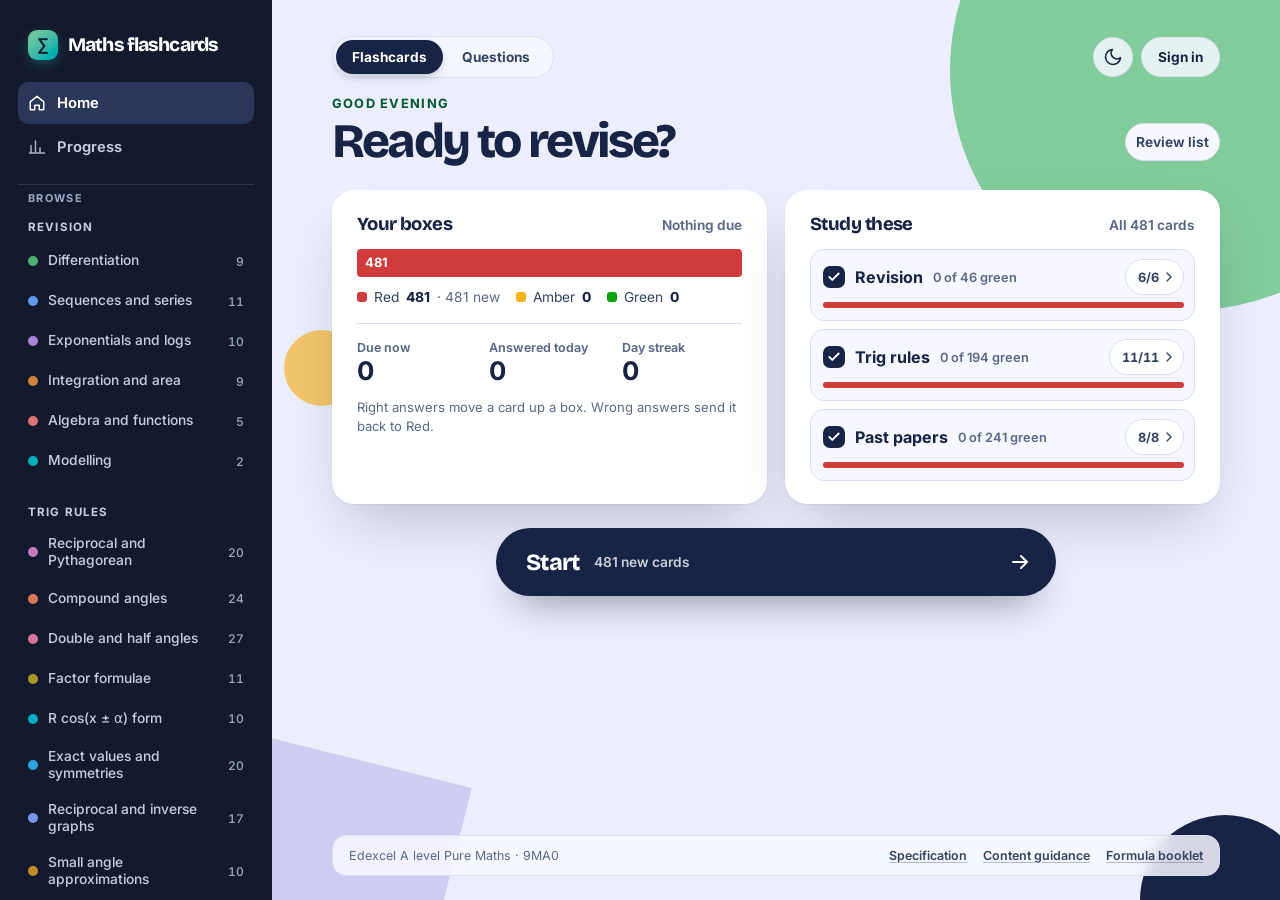
<file: index.html>
<!doctype html>
<html lang="en-GB">
<head>
  <meta charset="utf-8">
  <meta name="viewport" content="width=device-width, initial-scale=1, interactive-widget=resizes-content">
  <meta name="description" content="Flashcards and typed or spoken practice for Edexcel A level Pure Maths, with worked solutions and red, amber and green progress boxes.">
  <meta name="color-scheme" content="light dark">
  <meta name="theme-color" content="#141a2e">
  <title>Maths flashcards · Edexcel A level</title>
  <script>
    try {
      const theme = localStorage.getItem("maths-flashcards.theme");
      if (theme === "light" || theme === "dark") document.documentElement.dataset.theme = theme;
    } catch {}
  </script>
  <link rel="stylesheet" href="./assets/katex/katex.min.css">
  <link rel="stylesheet" href="./styles.css?v=24">
  <script defer src="./assets/katex/katex.min.js"></script>
  <script defer src="./assets/supabase/supabase-2.119.1.js"></script>
  <script type="module" src="./app.js?v=23"></script>
</head>
<body>
  <header class="mobile-header">
    <span class="brand-mark" aria-hidden="true">∑</span>
    <button class="menu-button" id="open-topics" type="button" aria-haspopup="dialog" aria-controls="topics-dialog" aria-expanded="false" aria-label="Open the menu">
      <span class="menu-dot" aria-hidden="true"></span>
      <span class="menu-label" id="menu-label">Home</span>
      <svg viewBox="0 0 24 24" aria-hidden="true"><path d="m6 9 6 6 6-6"/></svg>
    </button>
    <div class="mobile-actions" id="mobile-actions"></div>
  </header>

  <div class="app">
    <aside class="sidebar" id="sidebar" aria-label="Menu">
      <p class="brand"><span class="brand-mark" aria-hidden="true">∑</span>Maths flashcards</p>
      <div class="library" id="library">
        <nav class="view-nav" aria-label="Pages">
          <button class="view-link" data-view="home" type="button">
            <svg viewBox="0 0 24 24" aria-hidden="true"><path d="M3 10.5 12 3l9 7.5V20a1 1 0 0 1-1 1h-5v-6h-6v6H4a1 1 0 0 1-1-1z"/></svg>Home
          </button>
          <button class="view-link" data-view="progress" type="button">
            <svg viewBox="0 0 24 24" aria-hidden="true"><path d="M4 20V10M10 20V4M16 20v-7M22 20H2"/></svg>Progress
          </button>
        </nav>
        <p class="nav-heading">Browse</p>
        <nav class="topic-nav" aria-label="Browse cards by topic">
          <div class="topic-group" data-collection="revision">
            <button class="group-button" data-deck="revision" type="button" aria-pressed="false" aria-label="All revision topics">Revision</button>
            <div class="topic-list" id="revision-topics"></div>
          </div>
          <div class="topic-group" data-collection="trigonometry">
            <button class="group-button" data-deck="trigonometry" type="button" aria-pressed="false" aria-label="All trig rules">Trig rules</button>
            <div class="topic-list" id="trigonometry-topics"></div>
          </div>
          <div class="topic-group" data-collection="papers">
            <button class="group-button" data-deck="papers" type="button" aria-pressed="false" aria-label="All past paper questions">Past papers</button>
            <div class="topic-list" id="papers-topics"></div>
          </div>
        </nav>
        <button class="progress-summary" id="rail-summary" type="button" data-view="progress" aria-label="Your boxes. Open your progress">
          <span class="rail-boxes" id="rail-boxes"></span>
          <span class="rail-legend" id="rail-legend"></span>
        </button>
      </div>
    </aside>

    <main class="study">
      <div class="shapes" aria-hidden="true">
        <div class="shape shape-green"></div>
        <div class="shape shape-lilac"></div>
        <div class="shape shape-gold"></div>
        <div class="shape shape-navy"></div>
      </div>

      <div class="study-layout">
        <div class="study-topline">
          <button class="icon-button exit-study" id="exit-study" type="button" aria-label="Back to home" title="Back to home" hidden>
            <svg viewBox="0 0 24 24" aria-hidden="true"><path d="M18 6 6 18M6 6l12 12"/></svg>
          </button>
          <nav class="study-modes segmented" id="study-modes" aria-label="Study mode">
            <span class="segmented-indicator" aria-hidden="true"></span>
            <button class="mode-button" id="flashcard-mode" type="button" aria-pressed="true">Flashcards</button>
            <button class="mode-button" id="question-mode" type="button" aria-pressed="false">Questions</button>
          </nav>
          <p class="session-chip" id="session-chip" hidden></p>
          <div class="topline-actions" id="topline-actions">
            <button class="icon-button theme-toggle" id="theme-toggle" type="button" aria-label="Switch to dark mode">
              <svg class="icon-moon" viewBox="0 0 24 24" aria-hidden="true"><path d="M21 12.8A9 9 0 1 1 11.2 3a7 7 0 0 0 9.8 9.8z"/></svg>
              <svg class="icon-sun" viewBox="0 0 24 24" aria-hidden="true"><circle cx="12" cy="12" r="4"/><path d="M12 2v2M12 20v2M4.93 4.93l1.41 1.41M17.66 17.66l1.41 1.41M2 12h2M20 12h2M6.34 17.66l-1.41 1.41M19.07 4.93l-1.41 1.41"/></svg>
            </button>
            <button class="account-button" id="account-button" type="button" aria-haspopup="dialog" aria-controls="account-dialog">
              <span class="avatar" id="account-avatar" aria-hidden="true" hidden></span>
              <span id="account-label">Sign in</span>
            </button>
          </div>
        </div>

        <div id="loading" class="notice loading" role="status">
          <span class="skeleton skeleton-label"></span>
          <span class="skeleton skeleton-line"></span>
          <span class="skeleton skeleton-line short"></span>
          <span class="visually-hidden">Loading flashcards…</span>
        </div>

        <section class="home-view" id="home-view" aria-labelledby="home-title" hidden>
          <header class="page-header home-header">
            <p class="position" id="home-greeting">Revision</p>
            <h1 id="home-title">Ready to revise?</h1>
            <button class="quiet-button" id="open-reviews" type="button" aria-haspopup="dialog" aria-controls="reviews-dialog">Review list</button>
          </header>

          <div class="home-grid">
            <section class="home-card boxes-card" aria-labelledby="boxes-title">
              <div class="home-card-head">
                <h2 id="boxes-title">Your boxes</h2>
                <p class="due-note" id="home-due"></p>
              </div>
              <div id="home-boxes"></div>
              <p class="box-explainer">Right answers move a card up a box. Wrong answers send it back to Red.</p>
            </section>

            <section class="home-card groups-card" aria-labelledby="groups-title">
              <div class="home-card-head">
                <h2 id="groups-title">Study these</h2>
                <p class="due-note" id="home-selected"></p>
              </div>
              <ul class="group-picker" id="group-picker"></ul>
            </section>
          </div>

          <div class="start-row">
            <button class="start-button" id="start-session" type="button">
              <span class="start-label">Start</span>
              <span class="start-detail" id="start-detail"></span>
              <svg viewBox="0 0 24 24" aria-hidden="true"><path d="M5 12h14M13 6l6 6-6 6"/></svg>
            </button>
            <p class="last-session" id="last-session" role="status"></p>
          </div>
        </section>

        <section class="progress-view" id="progress-view" aria-labelledby="progress-title" hidden>
          <header class="page-header">
            <p class="position">Progress</p>
            <h1 id="progress-title">How you’re doing</h1>
          </header>
          <div class="dashboard" id="dashboard"></div>
        </section>

        <div class="deck-view" id="deck-view" hidden>
          <header class="study-header">
            <p class="position" id="collection-label">Revision</p>
            <h1 id="deck-title">Differentiation</h1>
          </header>

          <div id="empty" class="notice" hidden>
            <span class="notice-icon" aria-hidden="true">
              <svg viewBox="0 0 24 24"><path d="M20 6 9 17l-5-5"/></svg>
            </span>
            <p id="empty-message"></p>
            <div class="notice-actions">
              <button class="pill pill-primary notice-button" id="return-to-deck" type="button">Study all cards</button>
              <button class="quiet-button notice-button" id="empty-home" type="button" hidden>Back to home</button>
            </div>
          </div>

          <section id="practice" aria-label="Flashcard practice" hidden>
            <p class="box-move" id="box-move" aria-hidden="true"></p>
            <div class="flashcard" id="flashcard" role="button" tabindex="0" aria-pressed="false">
              <span class="swipe-stamp swipe-known" aria-hidden="true">Got it<small id="stamp-known-box"></small></span>
              <span class="swipe-stamp swipe-review" aria-hidden="true">Not yet<small id="stamp-review-box"></small></span>
              <span class="card-top">
                <span class="card-face-label" id="card-face-label">Question</span>
                <span class="box-chip" id="box-chip"><span class="box-dot" aria-hidden="true"></span><span id="box-chip-label">Red</span></span>
              </span>
              <span class="card-content" id="card-content"></span>
              <span class="card-bottom">
                <span class="flip-hint" id="flip-hint"><span class="hint-touch">Tap to flip · swipe to rate</span><span class="hint-keys">Click to flip <kbd>Space</kbd></span></span>
                <span class="reference-label" id="reference-label" hidden></span>
                <span class="pager" id="card-pager" hidden>
                  <button class="pager-prev" type="button" aria-label="Previous part"><svg viewBox="0 0 24 24" aria-hidden="true"><path d="m18 15-6-6-6 6"/></svg></button>
                  <span class="pager-label">1 / 2</span>
                  <button class="pager-next" type="button" aria-label="Next part">More<svg viewBox="0 0 24 24" aria-hidden="true"><path d="m6 9 6 6 6-6"/></svg></button>
                </span>
              </span>
            </div>

            <div class="card-actions" id="flashcard-actions" role="group" aria-label="Flashcard actions">
              <button class="pill pill-review" id="review-card" type="button" aria-keyshortcuts="1">Not yet<kbd aria-hidden="true">1</kbd></button>
              <button class="pill pill-flip" id="flip-card" type="button" aria-pressed="false">Show answer</button>
              <button class="pill pill-known" id="know-card" type="button" aria-keyshortcuts="2">Got it<kbd aria-hidden="true">2</kbd></button>
            </div>

            <div class="question-card" id="question-card" data-face="question" hidden>
              <div class="question-tabs" id="question-tabs" role="group" aria-label="Switch view" hidden>
                <button type="button" data-face="question" id="tab-question" aria-pressed="true">Question</button>
                <button type="button" data-face="answer" id="tab-answer" aria-pressed="false">Your answer</button>
                <button type="button" data-face="result" id="tab-result" aria-pressed="false">Marking</button>
              </div>
              <div class="paper" id="question-prompt" tabindex="-1"></div>
              <div class="answer-panel" id="answer-panel">
                <label class="visually-hidden" for="answer-input">Your answer</label>
                <textarea id="answer-input" rows="5" maxlength="6000" aria-describedby="answer-hint" autocomplete="off" autocapitalize="off" spellcheck="false"></textarea>
                <p class="answer-hint" id="answer-hint"></p>
              </div>
              <div class="result-panel" id="question-result" tabindex="-1"></div>
              <div class="pager question-pager" id="question-pager" hidden>
                <button class="pager-prev" type="button" aria-label="Previous part"><svg viewBox="0 0 24 24" aria-hidden="true"><path d="m18 15-6-6-6 6"/></svg></button>
                <span class="pager-label">1 / 2</span>
                <button class="pager-next" type="button" aria-label="Next part">More<svg viewBox="0 0 24 24" aria-hidden="true"><path d="m6 9 6 6 6-6"/></svg></button>
              </div>
              <div class="answer-bar" id="answer-bar">
                <p class="answer-status" id="question-feedback" role="status" tabindex="-1"></p>
                <div class="answer-actions">
                  <button class="speak-button" id="speak-answer" type="button">
                    <span class="speak-icon" aria-hidden="true"><svg viewBox="0 0 24 24"><rect x="9" y="3" width="6" height="11" rx="3"/><path d="M5 11a7 7 0 0 0 14 0M12 18v3"/></svg></span>
                    <span class="speak-label" id="speak-label">Say your answer</span>
                  </button>
                  <button class="type-button" id="type-answer" type="button" aria-label="Type your answer">
                    <svg viewBox="0 0 24 24" aria-hidden="true"><rect x="2.5" y="6" width="19" height="12" rx="2.5"/><path d="M6.5 10h.01M10 10h.01M13.5 10h.01M17 10h.01M8 14h8"/></svg>
                    <span class="type-label">Type</span>
                  </button>
                  <button class="pill pill-primary mark-button" id="mark-answer" type="button">Mark my answer</button>
                </div>
                <div class="self-mark" id="self-mark" hidden>
                  <button class="pill pill-review" id="self-wrong" type="button">Not quite</button>
                  <button class="pill pill-known" id="self-right" type="button">I got it right</button>
                </div>
                <div class="answer-secondary" id="answer-secondary">
                  <button class="quiet-button" id="sign-in-to-mark" type="button" aria-label="Sign in for AI marking" aria-haspopup="dialog" aria-controls="account-dialog">Sign in for AI</button>
                  <button class="quiet-button" id="reveal-question" type="button">Show answer</button>
                </div>
              </div>
              <button class="quiet-button question-report" id="report-question" type="button">Too hard</button>
            </div>

            <div class="card-navigation" role="group" aria-label="Practice navigation">
              <button class="nav-button" id="previous" type="button" aria-label="Previous card">
                <svg viewBox="0 0 24 24" aria-hidden="true"><path d="m15 18-6-6 6-6"/></svg>
              </button>
              <div class="deck-progress" aria-hidden="true">
                <span class="deck-progress-track"><span class="deck-progress-fill" id="deck-progress-fill"></span></span>
                <span class="deck-progress-text" id="position-label"></span>
              </div>
              <button class="nav-button" id="shuffle" type="button" aria-label="Shuffle cards" title="Shuffle">
                <svg viewBox="0 0 24 24" aria-hidden="true"><path d="M16 3h5v5M4 20 21 3M21 16v5h-5M15 15l6 6M4 4l5 5"/></svg>
              </button>
              <button class="nav-button" id="report-flashcard" type="button">Too hard</button>
              <button class="nav-button nav-next" id="next" type="button">
                <span id="next-label">Next</span>
                <svg viewBox="0 0 24 24" aria-hidden="true"><path d="m9 18 6-6-6-6"/></svg>
              </button>
            </div>
          </section>
        </div>

        <footer class="sources">
          <span>Edexcel A level Pure Maths · 9MA0</span>
          <div class="source-links">
            <a href="https://qualifications.pearson.com/content/dam/pdf/A%20Level/Mathematics/2017/specification-and-sample-assesment/a-level-l3-mathematics-specification-issue4.pdf">Specification</a>
            <a href="https://qualifications.pearson.com/content/dam/pdf/A%20Level/Mathematics/2017/specification-and-sample-assesment/pearson-edexcel-l3-advanced-gce-mathematics-9ma0-enhanced-content-guidance-issue-2.pdf">Content guidance</a>
            <a href="https://qualifications.pearson.com/content/dam/pdf/A%20Level/Mathematics/2017/specification-and-sample-assesment/pearson-edexcel-a-level-gce-in-mathematics-formulae-book.pdf">Formula booklet</a>
          </div>
        </footer>
        <p class="visually-hidden" id="announcer" role="status"></p>
        <noscript><p class="notice">Enable JavaScript to use the flashcards.</p></noscript>
      </div>
    </main>
  </div>

  <div class="toast" id="toast" role="status" aria-live="polite"></div>

  <dialog class="account-dialog reviews-dialog" id="reviews-dialog" aria-labelledby="reviews-title">
    <header class="dialog-header">
      <h2 id="reviews-title">Review list</h2>
      <button class="icon-button" id="close-reviews" type="button" aria-label="Close review list">
        <svg viewBox="0 0 24 24" aria-hidden="true"><path d="M18 6 6 18M6 6l12 12"/></svg>
      </button>
    </header>
    <p class="review-help" id="review-status" role="status"></p>
    <section id="review-item" hidden>
      <h3 id="review-source"></h3>
      <p id="review-preview" class="review-preview"></p>
      <div class="review-actions">
        <button class="pill pill-primary" id="copy-review" type="button">Copy for Codex</button>
        <button class="quiet-button" id="restore-question" type="button">Restore question</button>
      </div>
      <div class="pager" id="review-pager" aria-label="Browse reported cards">
        <button id="review-previous" class="pager-prev" type="button" aria-label="Previous report">‹</button>
        <span id="review-page" class="pager-label"></span>
        <button id="review-next" class="pager-next" type="button" aria-label="Next report">Next</button>
      </div>
      <textarea id="review-prompt" readonly aria-label="Review request for Codex" hidden></textarea>
    </section>
  </dialog>

  <dialog class="topics-dialog" id="topics-dialog" aria-labelledby="topics-title">
    <header class="drawer-header">
      <p class="brand" id="topics-title"><span class="brand-mark" aria-hidden="true">∑</span>Maths flashcards</p>
      <button class="icon-button on-dark" id="close-topics" type="button" aria-label="Close menu">
        <svg viewBox="0 0 24 24" aria-hidden="true"><path d="M18 6 6 18M6 6l12 12"/></svg>
      </button>
    </header>
    <div id="mobile-library"></div>
    <footer class="drawer-sources">
      <span>Edexcel A level Pure Maths · 9MA0</span>
      <a href="https://qualifications.pearson.com/content/dam/pdf/A%20Level/Mathematics/2017/specification-and-sample-assesment/a-level-l3-mathematics-specification-issue4.pdf">Specification</a>
      <a href="https://qualifications.pearson.com/content/dam/pdf/A%20Level/Mathematics/2017/specification-and-sample-assesment/pearson-edexcel-l3-advanced-gce-mathematics-9ma0-enhanced-content-guidance-issue-2.pdf">Content guidance</a>
      <a href="https://qualifications.pearson.com/content/dam/pdf/A%20Level/Mathematics/2017/specification-and-sample-assesment/pearson-edexcel-a-level-gce-in-mathematics-formulae-book.pdf">Formula booklet</a>
    </footer>
  </dialog>

  <dialog class="account-dialog picker-dialog" id="topic-picker" aria-labelledby="picker-title">
    <div class="dialog-header">
      <h2 id="picker-title">Topics</h2>
      <button class="icon-button" id="picker-close" type="button" aria-label="Close">
        <svg viewBox="0 0 24 24" aria-hidden="true"><path d="M18 6 6 18M6 6l12 12"/></svg>
      </button>
    </div>
    <p class="dialog-intro" id="picker-intro">Choose which topics come up when you press Start.</p>
    <div class="picker-tools">
      <button class="text-button" id="picker-all" type="button">Select all</button>
      <button class="text-button" id="picker-none" type="button">Clear</button>
    </div>
    <ul class="picker-list" id="picker-list"></ul>
    <button class="pill pill-primary picker-done" id="picker-done" type="button">Done</button>
  </dialog>

  <dialog class="account-dialog" id="account-dialog" aria-labelledby="account-title" aria-describedby="account-intro">
    <div class="dialog-header">
      <h2 id="account-title">Sign in</h2>
      <button class="icon-button" id="account-close" type="button" aria-label="Close">
        <svg viewBox="0 0 24 24" aria-hidden="true"><path d="M18 6 6 18M6 6l12 12"/></svg>
      </button>
    </div>
    <p class="dialog-intro" id="account-intro">Sync your progress across your devices.</p>

    <div class="auth-tabs segmented" id="auth-tabs" data-active="signin">
      <span class="segmented-indicator" aria-hidden="true"></span>
      <button type="button" id="tab-signin" aria-pressed="true">Sign in</button>
      <button type="button" id="tab-signup" aria-pressed="false">Create account</button>
    </div>

    <div class="google-option" id="google-option" hidden>
      <button class="google-button" id="google-sign-in" type="button">
        <svg class="google-logo" viewBox="0 0 48 48" aria-hidden="true"><path fill="#FFC107" d="M43.6 20.5H42V20H24v8h11.3C33.7 32.7 29.2 36 24 36c-6.6 0-12-5.4-12-12s5.4-12 12-12c3.1 0 5.8 1.2 7.9 3.1l5.7-5.7C34 6.1 29.3 4 24 4 13 4 4 13 4 24s9 20 20 20 20-9 20-20c0-1.3-.1-2.4-.4-3.5z"/><path fill="#FF3D00" d="m6.3 14.7 6.6 4.8C14.7 15.1 19 12 24 12c3.1 0 5.8 1.2 7.9 3.1l5.7-5.7C34 6.1 29.3 4 24 4 16.3 4 9.7 8.3 6.3 14.7z"/><path fill="#4CAF50" d="M24 44c5.2 0 9.9-2 13.4-5.2l-6.2-5.2C29.2 35.1 26.7 36 24 36c-5.2 0-9.6-3.3-11.3-7.9l-6.5 5C9.5 39.6 16.2 44 24 44z"/><path fill="#1976D2" d="M43.6 20.5H42V20H24v8h11.3c-.8 2.2-2.2 4.2-4.1 5.6l6.2 5.2C37 39.2 44 34 44 24c0-1.3-.1-2.4-.4-3.5z"/></svg>
        Continue with Google
      </button>
      <p class="auth-divider"><span>or use email</span></p>
    </div>

    <form class="auth-form" id="sign-in-form">
      <div class="field" id="email-field">
        <label for="account-email">Email</label>
        <input id="account-email" name="email" type="email" required autocomplete="email" inputmode="email" autocapitalize="off" spellcheck="false" placeholder="you@example.com">
      </div>
      <div class="field" id="password-field">
        <div class="field-label-row">
          <label for="account-password">Password</label>
          <button class="text-button" id="forgot-password" type="button">Forgot password?</button>
        </div>
        <div class="password-wrap">
          <input id="account-password" name="password" type="password" required autocomplete="current-password">
          <button class="reveal-password" id="reveal-password" type="button" aria-label="Show password" aria-pressed="false">
            <svg class="icon-eye" viewBox="0 0 24 24" aria-hidden="true"><path d="M2 12s3.5-7 10-7 10 7 10 7-3.5 7-10 7S2 12 2 12z"/><circle cx="12" cy="12" r="3"/></svg>
            <svg class="icon-eye-off" viewBox="0 0 24 24" aria-hidden="true"><path d="M17.94 17.94A10.07 10.07 0 0 1 12 20c-7 0-10-8-10-8a18.45 18.45 0 0 1 5.06-5.94M9.9 4.24A9.12 9.12 0 0 1 12 4c7 0 10 8 10 8a18.5 18.5 0 0 1-2.16 3.19M14.12 14.12a3 3 0 1 1-4.24-4.24M1 1l22 22"/></svg>
          </button>
        </div>
        <p class="field-hint" id="password-hint">At least 8 characters.</p>
      </div>
      <p class="form-message" id="account-message" role="alert"></p>
      <button class="pill pill-primary submit-button" id="sign-in-submit" type="submit">
        <span id="submit-label">Sign in</span><span class="spinner" aria-hidden="true"></span>
      </button>
      <button class="text-button back-button" id="back-to-sign-in" type="button" hidden>Back to sign in</button>
    </form>

    <div class="check-email" id="check-email" hidden>
      <span class="check-email-icon" aria-hidden="true">
        <svg viewBox="0 0 24 24"><rect x="2" y="4" width="20" height="16" rx="2"/><path d="m22 7-10 6L2 7"/></svg>
      </span>
      <p id="check-email-text"></p>
      <button class="quiet-button" id="check-email-back" type="button">Back to sign in</button>
    </div>

    <div class="signed-in-panel" id="signed-in-panel" hidden>
      <div class="account-card">
        <span class="avatar avatar-large" id="account-avatar-large" aria-hidden="true"></span>
        <div class="account-details">
          <p class="account-email" id="account-email-label"></p>
          <p class="sync-status" id="sync-status" role="status"></p>
        </div>
      </div>
      <button class="quiet-button sign-out" id="sign-out" type="button">
        <svg viewBox="0 0 24 24" aria-hidden="true"><path d="M9 21H5a2 2 0 0 1-2-2V5a2 2 0 0 1 2-2h4M16 17l5-5-5-5M21 12H9"/></svg>Sign out
      </button>
    </div>

    <p class="dialog-footnote" id="guest-note">No account? You can keep studying — your progress is saved in this browser.</p>
  </dialog>
</body>
</html>
</file>
<file: styles.css>
@font-face {
  font-family: "Inter";
  src: url("./assets/fonts/inter.woff2") format("woff2");
  font-style: normal;
  font-weight: 100 900;
  font-display: swap;
}

@font-face {
  font-family: "Bricolage Grotesque";
  src: url("./assets/fonts/bricolage-grotesque.woff2") format("woff2");
  font-style: normal;
  font-weight: 200 800;
  font-display: swap;
}

@property --mastery {
  syntax: "<number>";
  inherits: true;
  initial-value: 0;
}

/* ---------- Tokens ---------- */

:root {
  color-scheme: light;
  --bg: #eceefe;
  --surface: #ffffff;
  --surface-2: #f7f8ff;
  --surface-3: #edf0fd;
  --surface-glass: #f7f8ffd9;
  --ink: #172445;
  --ink-2: #324364;
  --muted: #5a6a88;
  --line: #d9def2;
  --line-strong: #b9c0dc;
  --primary: #172445;
  --primary-hover: #263958;
  --on-primary: #ffffff;
  --focus: #5f74df;
  --accent-ink: oklch(0.42 0.1 155);
  --green-bg: #ddf5e7;
  --green-bg-hover: #ccefdc;
  --green-line: #bfe2cf;
  --green-fg: #1a603f;
  --amber-bg: #fff1dc;
  --amber-bg-hover: #ffe8c2;
  --amber-line: #efd9b0;
  --amber-fg: #81511b;
  --danger: #a3324a;
  --rail: #141a2e;
  --rail-hover: #222a47;
  --rail-active: #2b3658;
  --rail-text: #c3cbe0;
  --rail-muted: #9ba6c1;
  --rail-line: #2a3352;
  --gold: #f3c56b;
  --shape-green: oklch(0.78 0.1 155);
  --shape-lilac: oklch(0.86 0.05 285);
  --shape-gold: #f3c56b;
  --shape-navy: #172445;
  --shape-opacity: 1;
  --card-border: transparent;
  --card-shadow: 0 1px 2px #141a2e10, 0 28px 60px -18px #141a2e40;
  --card-shadow-hover: 0 1px 2px #141a2e10, 0 34px 70px -18px #141a2e52;
  --pop-shadow: 0 30px 80px -12px #141a2e66;
  --backdrop: #141a2e8c;
  --heading: "Bricolage Grotesque", "Inter", sans-serif;
  --ease-out: cubic-bezier(0.22, 1, 0.36, 1);
  --ease-spring: cubic-bezier(0.34, 1.56, 0.64, 1);
  --ease-in-out: cubic-bezier(0.65, 0, 0.35, 1);
  /* Box colours are status steps (good, warning, critical). Their names always appear next to them. */
  --box-red: #d03b3b;
  --box-amber: #fab219;
  --box-green: #0ca30c;
  --on-box-red: #ffffff;
  --on-box-amber: #0b0b0b;
  --on-box-green: #ffffff;
  --series-1: #2a78d6;
  font-family: "Inter", system-ui, sans-serif;
  color: var(--ink);
  background: var(--bg);
}

@media (prefers-color-scheme: dark) {
  :root:not([data-theme="light"]) {
    color-scheme: dark;
    --bg: #0c1120;
    --surface: #151c31;
    --surface-2: #1a2240;
    --surface-3: #212a4b;
    --surface-glass: #151c31d9;
    --ink: #e7eaf6;
    --ink-2: #c4cbe2;
    --muted: #919cbc;
    --line: #29324f;
    --line-strong: #3a4570;
    --primary: #e7eaf6;
    --primary-hover: #ffffff;
    --on-primary: #121829;
    --focus: #8b9cf5;
    --accent-ink: oklch(0.82 0.11 155);
    --green-bg: #163526;
    --green-bg-hover: #1b4230;
    --green-line: #275a40;
    --green-fg: #8fe0b2;
    --amber-bg: #362814;
    --amber-bg-hover: #44321a;
    --amber-line: #5e4421;
    --amber-fg: #f5c98a;
    --danger: #ff8fa3;
    --rail: #090d19;
    --rail-hover: #151b31;
    --rail-active: #1d2543;
    --rail-line: #1d2440;
    --shape-green: oklch(0.45 0.09 155);
    --shape-lilac: oklch(0.38 0.07 285);
    --shape-gold: oklch(0.62 0.11 80);
    --shape-navy: #26305a;
    --shape-opacity: 0.45;
    --card-border: #ffffff0f;
    --card-shadow: 0 1px 0 #ffffff08 inset, 0 28px 60px -18px #000000a6;
    --card-shadow-hover: 0 1px 0 #ffffff08 inset, 0 34px 70px -18px #000000c0;
    --pop-shadow: 0 30px 80px -12px #000000cc;
    --backdrop: #03050bc2;
    --series-1: #3987e5;
  }
}

:root[data-theme="dark"] {
  color-scheme: dark;
  --bg: #0c1120;
  --surface: #151c31;
  --surface-2: #1a2240;
  --surface-3: #212a4b;
  --surface-glass: #151c31d9;
  --ink: #e7eaf6;
  --ink-2: #c4cbe2;
  --muted: #919cbc;
  --line: #29324f;
  --line-strong: #3a4570;
  --primary: #e7eaf6;
  --primary-hover: #ffffff;
  --on-primary: #121829;
  --focus: #8b9cf5;
  --accent-ink: oklch(0.82 0.11 155);
  --green-bg: #163526;
  --green-bg-hover: #1b4230;
  --green-line: #275a40;
  --green-fg: #8fe0b2;
  --amber-bg: #362814;
  --amber-bg-hover: #44321a;
  --amber-line: #5e4421;
  --amber-fg: #f5c98a;
  --danger: #ff8fa3;
  --rail: #090d19;
  --rail-hover: #151b31;
  --rail-active: #1d2543;
  --rail-line: #1d2440;
  --shape-green: oklch(0.45 0.09 155);
  --shape-lilac: oklch(0.38 0.07 285);
  --shape-gold: oklch(0.62 0.11 80);
  --shape-navy: #26305a;
  --shape-opacity: 0.45;
  --card-border: #ffffff0f;
  --card-shadow: 0 1px 0 #ffffff08 inset, 0 28px 60px -18px #000000a6;
  --card-shadow-hover: 0 1px 0 #ffffff08 inset, 0 34px 70px -18px #000000c0;
  --pop-shadow: 0 30px 80px -12px #000000cc;
  --backdrop: #03050bc2;
  --series-1: #3987e5;
}

/* ---------- Base ---------- */

* { box-sizing: border-box; }
html {
  background: var(--bg);
  overscroll-behavior-y: none;
  -webkit-text-size-adjust: 100%;
}
body {
  margin: 0;
  min-height: 100svh;
  background: var(--bg);
  overscroll-behavior-y: none;
  -webkit-font-smoothing: antialiased;
  -moz-osx-font-smoothing: grayscale;
}
p, h1, h2 { margin: 0; }
button, input, select { font: inherit; color: inherit; }
button { cursor: pointer; -webkit-tap-highlight-color: transparent; touch-action: manipulation; }
button:disabled { cursor: default; }
svg { flex: none; }
kbd {
  display: inline-grid;
  place-items: center;
  min-width: 1.6em;
  height: 1.6em;
  padding: 0 0.4em;
  border: 1px solid currentColor;
  border-radius: 5px;
  font: 650 0.72em/1 "Inter", system-ui, sans-serif;
  opacity: 0.55;
}

:focus { outline: none; }
:focus-visible {
  outline: 3px solid var(--focus);
  outline-offset: 3px;
}
[hidden] { display: none !important; }

.visually-hidden {
  position: absolute;
  width: 1px;
  height: 1px;
  overflow: hidden;
  clip-path: inset(50%);
  white-space: nowrap;
}

svg[viewBox="0 0 24 24"] {
  width: 20px;
  height: 20px;
  fill: none;
  stroke: currentColor;
  stroke-width: 2;
  stroke-linecap: round;
  stroke-linejoin: round;
}

/* Shared press feedback for every button */
button {
  transition:
    transform 0.2s var(--ease-out),
    background-color 0.2s ease,
    border-color 0.2s ease,
    color 0.2s ease,
    box-shadow 0.25s ease,
    opacity 0.2s ease;
}
button:active:not(:disabled, [aria-disabled="true"]) { transform: scale(0.96); }

/* ---------- Layout ---------- */

.app {
  display: grid;
  grid-template-columns: 272px minmax(0, 1fr);
  min-height: 100svh;
}

.sidebar {
  position: sticky;
  top: 0;
  display: flex;
  flex-direction: column;
  gap: 22px;
  height: 100svh;
  overflow-y: auto;
  overscroll-behavior: contain;
  padding: 30px 18px 22px;
  background: var(--rail);
  color: white;
  scrollbar-width: thin;
  scrollbar-color: #3a4570 transparent;
}

.brand {
  display: flex;
  align-items: center;
  gap: 10px;
  padding-inline: 10px;
  font: 770 1.2rem/1.08 var(--heading);
  letter-spacing: -0.045em;
  white-space: nowrap;
}
.brand-mark {
  display: grid;
  place-items: center;
  width: 30px;
  height: 30px;
  border-radius: 9px;
  background: linear-gradient(140deg, oklch(0.78 0.11 155), oklch(0.66 0.13 200));
  color: #0e1a2e;
  font-size: 1.05rem;
  letter-spacing: 0;
  box-shadow: 0 4px 14px -4px oklch(0.7 0.13 170 / 0.6);
}

.library {
  display: flex;
  flex: 1;
  flex-direction: column;
  gap: 16px;
}

.topic-nav { display: grid; gap: 18px; }
.topic-list { display: grid; gap: 2px; }
.group-button {
  display: block;
  min-height: 27px;
  margin-bottom: 2px;
  padding: 2px 10px;
  border: 0;
  border-radius: 6px;
  background: transparent;
  color: var(--rail-muted);
  font-size: 0.72rem;
  font-weight: 720;
  letter-spacing: 0.1em;
  text-align: left;
  text-transform: uppercase;
}
.group-button:hover, .group-button[aria-pressed="true"] { background: var(--rail-hover); color: white; }

.topic-button, .all-cards {
  position: relative;
  display: flex;
  align-items: center;
  gap: 10px;
  min-height: 38px;
  width: 100%;
  padding: 8px 10px;
  border: 0;
  border-radius: 10px;
  background: transparent;
  color: var(--rail-text);
  font-size: 0.86rem;
  font-weight: 520;
  text-align: left;
}
.topic-button {
  animation: rail-in 0.5s var(--ease-out) both;
  animation-delay: calc(var(--i, 0) * 28ms + 60ms);
  transition:
    transform 0.2s var(--ease-out),
    background-color 0.2s ease,
    color 0.2s ease,
    --mastery 0.8s var(--ease-out);
}
.topic-button::after {
  content: "";
  position: absolute;
  left: 30px;
  right: 10px;
  bottom: 3px;
  height: 2px;
  border-radius: 2px;
  background: linear-gradient(90deg,
    oklch(0.72 0.13 var(--hue, 155)) calc(var(--mastery) * 100%),
    #ffffff12 calc(var(--mastery) * 100%));
  opacity: 0;
  transition: opacity 0.4s ease;
}
.topic-button[data-started]::after { opacity: 1; }

.topic-button:hover, .all-cards:hover { background: var(--rail-hover); color: white; }
.topic-button[aria-pressed="true"] {
  background: oklch(0.34 0.07 var(--hue, 155) / 0.9);
  color: white;
  font-weight: 650;
}
.topic-button[aria-pressed="true"] .topic-dot { transform: scale(1.25); box-shadow: 0 0 0 3px oklch(0.68 0.13 var(--hue, 155) / 0.3); }
.all-cards { justify-content: space-between; margin-top: -6px; }
.all-cards[aria-pressed="true"] { background: var(--rail-active); color: white; }
.topic-name { flex: 1; line-height: 1.27; }
.topic-count, #count-all { font-size: 0.75rem; color: var(--rail-muted); font-variant-numeric: tabular-nums; }
.topic-button[aria-pressed="true"] .topic-count { color: white; }
.topic-dot, .menu-dot {
  width: 10px;
  height: 10px;
  flex: none;
  border-radius: 50%;
  background: oklch(0.68 0.13 var(--hue, 155));
  transition: transform 0.3s var(--ease-spring), box-shadow 0.3s ease, background-color 0.3s ease;
}

.view-nav { display: grid; gap: 2px; }
.view-link {
  display: flex;
  align-items: center;
  gap: 11px;
  width: 100%;
  min-height: 42px;
  padding: 8px 10px;
  border: 0;
  border-radius: 10px;
  background: transparent;
  color: var(--rail-text);
  font-size: 0.92rem;
  font-weight: 640;
  text-align: left;
}
.view-link svg { width: 18px; height: 18px; opacity: 0.85; }
.view-link:hover { background: var(--rail-hover); color: white; }
.view-link[aria-current="page"] { background: var(--rail-active); color: white; }
.view-link[aria-current="page"] svg { opacity: 1; }
.nav-heading {
  margin-bottom: -8px;
  padding: 6px 10px 0;
  border-top: 1px solid var(--rail-line);
  color: var(--rail-muted);
  font-size: 0.68rem;
  font-weight: 720;
  letter-spacing: 0.12em;
  text-transform: uppercase;
}
.nav-heading + .topic-nav .group-button { color: var(--rail-text); }

.progress-summary {
  display: grid;
  gap: 10px;
  width: 100%;
  margin-top: auto;
  padding: 14px 10px 8px;
  border: 0;
  border-top: 1px solid var(--rail-line);
  border-radius: 0;
  background: transparent;
  color: var(--rail-text);
  font-size: 0.8rem;
  font-weight: 630;
  text-align: left;
}
.progress-summary:hover { color: white; }
.progress-summary:active:not(:disabled) { transform: none; }
.rail-boxes .box-part.empty { background: #ffffff1f; }
.rail-legend { display: flex; flex-wrap: wrap; gap: 4px 12px; }
.rail-count { display: inline-flex; align-items: center; gap: 6px; font-variant-numeric: tabular-nums; }

/* ---------- Study area ---------- */

.study {
  position: relative;
  isolation: isolate;
  overflow: hidden;
  min-width: 0;
  padding: 36px clamp(24px, 4.67vw, 64px) 24px;
}

.shapes {
  position: absolute;
  inset: 0;
  z-index: -1;
  overflow: hidden;
  pointer-events: none;
}
.shape {
  position: absolute;
  pointer-events: none;
  opacity: var(--shape-opacity);
  transition: opacity 0.4s ease, background-color 0.4s ease;
}
.shape-green {
  width: 480px; height: 480px; right: -150px; top: -170px;
  border-radius: 50%;
  background: var(--shape-green);
  animation: drift 18s ease-in-out infinite alternate;
}
.shape-lilac {
  width: 280px; height: 280px; left: -110px; bottom: -130px;
  transform: rotate(14deg);
  background: var(--shape-lilac);
  animation: drift-rotate 22s ease-in-out infinite alternate;
}
.shape-gold {
  width: 76px; height: 76px; left: 12px; top: 330px;
  border-radius: 50%;
  background: var(--shape-gold);
  animation: bob 9s ease-in-out infinite alternate;
}
.shape-navy {
  width: 170px; height: 85px; right: -30px; bottom: 0;
  border-radius: 170px 170px 0 0;
  background: var(--shape-navy);
}

.study-layout { max-width: 1130px; margin-inline: auto; }
.study-topline {
  display: flex;
  justify-content: space-between;
  align-items: center;
  gap: 10px;
  animation: rise 0.6s var(--ease-out) both;
}
.topline-actions { display: flex; align-items: center; gap: 8px; margin-left: auto; }

.segmented {
  position: relative;
  display: inline-grid;
  grid-template-columns: 1fr 1fr;
  padding: 3px;
  border: 1px solid var(--line);
  border-radius: 999px;
  background: var(--surface-glass);
  backdrop-filter: blur(8px);
  -webkit-backdrop-filter: blur(8px);
}
.segmented-indicator {
  position: absolute;
  top: 3px;
  bottom: 3px;
  left: 3px;
  width: calc(50% - 3px);
  border-radius: 999px;
  background: var(--primary);
  box-shadow: 0 4px 12px -4px #141a2e66;
  transition: transform 0.45s var(--ease-spring), background-color 0.3s ease;
}
.segmented[data-active="questions"] .segmented-indicator,
.segmented[data-active="signup"] .segmented-indicator { transform: translateX(100%); }
.segmented > button {
  position: relative;
  z-index: 1;
  min-height: 34px;
  padding: 6px 16px;
  border: 0;
  border-radius: 999px;
  background: transparent;
  color: var(--ink-2);
  font-size: 0.85rem;
  font-weight: 700;
  white-space: nowrap;
}
.segmented > button:hover:not([aria-pressed="true"]) { color: var(--ink); }
.segmented > button[aria-pressed="true"] { color: var(--on-primary); }
.segmented > button:active:not(:disabled) { transform: scale(0.97); }

.icon-button {
  display: inline-grid;
  place-items: center;
  width: 40px;
  height: 40px;
  padding: 0;
  border: 1px solid var(--line);
  border-radius: 999px;
  background: var(--surface-glass);
  color: var(--ink);
  backdrop-filter: blur(8px);
  -webkit-backdrop-filter: blur(8px);
}
.icon-button:hover { background: var(--surface); border-color: var(--line-strong); }
.icon-button.on-dark { border-color: #ffffff1f; background: #ffffff0f; color: white; }
.icon-button.on-dark:hover { background: #ffffff1f; }

.theme-toggle { position: relative; overflow: hidden; }
.theme-toggle svg {
  grid-area: 1 / 1;
  transition: transform 0.5s var(--ease-spring), opacity 0.3s ease;
}
.theme-toggle[data-current="light"] .icon-sun,
.theme-toggle:not([data-current]) .icon-sun { opacity: 0; transform: rotate(-90deg) scale(0.4); }
.theme-toggle[data-current="dark"] .icon-moon { opacity: 0; transform: rotate(90deg) scale(0.4); }

.account-button {
  position: relative;
  display: inline-flex;
  align-items: center;
  gap: 8px;
  flex-shrink: 0;
  min-height: 40px;
  padding: 6px 16px;
  border: 1px solid var(--line);
  border-radius: 999px;
  background: var(--surface-glass);
  color: var(--ink);
  font-size: 0.85rem;
  font-weight: 700;
  backdrop-filter: blur(8px);
  -webkit-backdrop-filter: blur(8px);
}
.account-button:hover { background: var(--surface); border-color: var(--line-strong); }
.account-button.signed-in { padding: 3px; }
.account-button.signed-in #account-label {
  position: absolute;
  width: 1px;
  height: 1px;
  overflow: hidden;
  clip-path: inset(50%);
}
.account-button.signed-in::after {
  content: "";
  position: absolute;
  right: 1px;
  bottom: 1px;
  width: 11px;
  height: 11px;
  border: 2px solid var(--bg);
  border-radius: 50%;
  background: oklch(0.72 0.15 155);
  transition: background-color 0.3s ease;
}
.account-button[data-sync="syncing"]::after { background: var(--gold); animation: breathe 1.2s ease-in-out infinite; }
.account-button[data-sync="error"]::after, .account-button[data-sync="offline"]::after { background: #e8798d; }

.avatar {
  display: grid;
  place-items: center;
  width: 32px;
  height: 32px;
  border-radius: 50%;
  background: linear-gradient(140deg, oklch(0.74 0.12 155), oklch(0.62 0.13 230));
  color: white;
  font: 750 0.9rem/1 var(--heading);
}
.avatar-large { width: 48px; height: 48px; font-size: 1.3rem; }

.deck-view { animation: rise 0.7s var(--ease-out) 0.08s both; }

.study-header { display: grid; gap: 6px; margin-top: 18px; }
.position {
  color: var(--accent-ink);
  font-size: 0.8rem;
  font-weight: 740;
  letter-spacing: 0.1em;
  line-height: 1.2;
  text-transform: uppercase;
}
.study-header h1 {
  font: 790 clamp(2rem, 4vw, 3rem)/1.02 var(--heading);
  letter-spacing: -0.055em;
  overflow-wrap: anywhere;
  text-wrap: balance;
}

.exit-study { flex: none; }
.session-chip {
  flex: none;
  padding: 9px 14px;
  border: 1px solid var(--line);
  border-radius: 999px;
  background: var(--surface-glass);
  color: var(--ink-2);
  font-size: 0.84rem;
  font-weight: 700;
  font-variant-numeric: tabular-nums;
  white-space: nowrap;
  backdrop-filter: blur(8px);
  -webkit-backdrop-filter: blur(8px);
}

/* ---------- Cards ---------- */

.flashcard, .notice, .question-card {
  position: relative;
  display: flex;
  flex-direction: column;
  align-items: flex-start;
  width: 100%;
  min-width: 0;
  margin-top: 26px;
  padding: clamp(26px, 3.6vw, 44px) clamp(26px, 4.4vw, 54px);
  border: 1px solid var(--card-border);
  border-radius: 22px;
  background: var(--surface);
  color: var(--ink);
  box-shadow: var(--card-shadow);
  text-align: left;
}

.flashcard {
  min-height: clamp(21rem, 54svh, 34rem);
  overflow: hidden;
  cursor: pointer;
  -webkit-tap-highlight-color: transparent;
  touch-action: none;
  user-select: none;
  -webkit-user-select: none;
  will-change: transform;
  transition: box-shadow 0.3s ease, transform 0.25s var(--ease-out), background-color 0.3s ease;
}
.flashcard::before {
  content: "";
  position: absolute;
  inset: 0 0 auto;
  height: 5px;
  background: linear-gradient(90deg, oklch(0.7 0.12 260), oklch(0.72 0.12 300));
  transition: background 0.3s ease;
}
.flashcard.answer-side::before { background: linear-gradient(90deg, oklch(0.72 0.13 155), oklch(0.78 0.12 120)); }
.flashcard:hover { box-shadow: var(--card-shadow-hover); }
.flashcard:active:not(.dragging) { transform: scale(0.992); }
.flashcard.dragging { transition: none; cursor: grabbing; box-shadow: var(--pop-shadow); }
.flashcard:focus-visible { outline-offset: 5px; }

.swipe-stamp {
  position: absolute;
  top: 26px;
  z-index: 2;
  padding: 6px 14px;
  border: 3px solid currentColor;
  border-radius: 12px;
  font: 800 1.15rem/1 var(--heading);
  letter-spacing: -0.02em;
  text-transform: uppercase;
  pointer-events: none;
  opacity: 0;
  transition: opacity 0.2s ease;
}
.flashcard.dragging .swipe-stamp { transition: none; }
.swipe-known {
  left: 24px;
  color: var(--green-fg);
  background: var(--green-bg);
  transform: rotate(-10deg);
  opacity: clamp(0, var(--swipe, 0) * 1.4, 1);
}
.swipe-review {
  right: 24px;
  color: var(--amber-fg);
  background: var(--amber-bg);
  transform: rotate(10deg);
  opacity: clamp(0, var(--swipe, 0) * -1.4, 1);
}

.card-top { display: flex; align-items: center; justify-content: space-between; gap: 12px; width: 100%; }
.card-face-label {
  color: var(--muted);
  font-size: 0.78rem;
  font-weight: 720;
  letter-spacing: 0.1em;
  text-transform: uppercase;
}
.answer-side .card-face-label { color: var(--accent-ink); }

.card-content {
  flex: 1;
  display: flex;
  flex-direction: column;
  justify-content: center;
  gap: calc(0.6rem * var(--fit, 1));
  width: 100%;
  min-width: 0;
  margin-block: 0.6rem;
}
.prompt {
  display: block;
  max-width: 18ch;
  font: 740 clamp(2.15rem, 4.8vw, 3.6rem)/1.08 var(--heading);
  font-size: calc(clamp(2.15rem, 4.8vw, 3.6rem) * var(--fit, 1));
  letter-spacing: -0.05em;
  overflow-wrap: anywhere;
  text-wrap: balance;
}
.prompt .katex { font-size: 0.98em; letter-spacing: 0; white-space: nowrap; }
.card-bottom { display: flex; align-items: center; min-height: 2rem; }
.flip-hint { display: inline-flex; align-items: center; gap: 8px; color: var(--muted); font-size: 0.85rem; font-weight: 650; transition: color 0.2s ease; }
.flashcard:hover .flip-hint { color: var(--ink); }
.hint-keys { display: none; align-items: center; gap: 6px; }
@media (hover: hover) and (pointer: fine) {
  .hint-touch { display: none; }
  .hint-keys { display: inline-flex; }
}

.answer-line {
  display: block;
  max-width: 59ch;
  font-size: calc(clamp(1.06rem, 1.92vw, 1.42rem) * var(--fit, 1));
  line-height: 1.5;
  animation: line-in 0.45s var(--ease-out) both;
}
.answer-line:nth-child(2) { animation-delay: 40ms; }
.answer-line:nth-child(3) { animation-delay: 80ms; }
.answer-line:nth-child(4) { animation-delay: 120ms; }
.answer-line:nth-child(n + 5) { animation-delay: 160ms; }
/* fitFormulas sizes wide equations. Keep the line open so tall fractions can render in full. */
.formula { min-width: 0; padding: 0.16em 0.05em; }
.formula .katex-display { margin: 0; }
.formula .katex-display > .katex { text-align: left; }
.answer-line.formula { max-width: 100%; font-size: calc(clamp(1.12rem, 2.5vw, 1.85rem) * var(--fit, 1)); }
.answer-line.formula:only-child { font-size: calc(clamp(1.42rem, 3.1vw, 2.35rem) * var(--fit, 1)); }

.reference-label {
  padding: 7px 13px;
  border-radius: 999px;
  color: var(--green-fg);
  background: var(--green-bg);
  font-size: 0.82rem;
  font-weight: 650;
  animation: pop-in 0.4s var(--ease-spring) both;
}

/* ---------- Past paper cards ---------- */

.flashcard.exam .card-content { gap: calc(0.55rem * var(--fit, 1)); }
.flashcard.exam .card-content > :first-child { margin-top: 0.2rem; }
.exam-line {
  display: block;
  max-width: 64ch;
  font-size: calc(clamp(1rem, 1.55vw, 1.18rem) * var(--fit, 1));
  font-weight: 520;
  line-height: 1.55;
  overflow-wrap: anywhere;
}
.exam-line.formula { font-size: calc(clamp(1.05rem, 2vw, 1.35rem) * var(--fit, 1)); }
.flashcard.exam .answer-line { max-width: 70ch; font-size: calc(clamp(0.98rem, 1.35vw, 1.12rem) * var(--fit, 1)); line-height: 1.55; }
.flashcard.exam .answer-line.formula { font-size: calc(clamp(1.02rem, 1.6vw, 1.2rem) * var(--fit, 1)); }
.part-label { font-weight: 760; color: var(--accent-ink); }
.line-label {
  display: inline-block;
  margin-right: 0.45em;
  padding: 0.12em 0.55em;
  border-radius: 6px;
  background: var(--surface-3);
  color: var(--ink-2);
  font-size: 0.72em;
  font-weight: 760;
  letter-spacing: 0.06em;
  line-height: 1.5;
  text-transform: uppercase;
  vertical-align: 0.12em;
}
.line-label.spot { background: var(--amber-bg); color: var(--amber-fg); }
.line-label.use { background: color-mix(in oklab, var(--focus) 16%, transparent); color: var(--focus); }
.line-label.method { background: var(--surface-3); color: var(--ink); }
.line-label.answer, .line-label.answers { background: var(--green-bg); color: var(--green-fg); }
.line-label.watch-out { background: color-mix(in oklab, var(--danger) 14%, transparent); color: var(--danger); }


/* ---------- Actions ---------- */

.card-actions {
  display: grid;
  grid-template-columns: repeat(3, minmax(0, 1fr));
  gap: 14px;
  width: 100%;
  max-width: 752px;
  margin: 28px auto 0;
}
.pill {
  display: inline-flex;
  align-items: center;
  justify-content: center;
  gap: 10px;
  min-height: 60px;
  padding: 8px 16px;
  border: 1.5px solid transparent;
  border-radius: 999px;
  font-size: 1.08rem;
  font-weight: 720;
}
.pill kbd { display: none; }
@media (hover: hover) and (pointer: fine) {
  .pill kbd { display: inline-grid; }
}
.pill-review { color: var(--amber-fg); border-color: var(--amber-line); background: var(--amber-bg); }
.pill-review:hover { background: var(--amber-bg-hover); box-shadow: 0 10px 24px -14px #b9761d; }
.pill-known { color: var(--green-fg); border-color: var(--green-line); background: var(--green-bg); }
.pill-known:hover { background: var(--green-bg-hover); box-shadow: 0 10px 24px -14px oklch(0.55 0.12 155); }
.pill-flip, .pill-primary { color: var(--on-primary); border-color: var(--primary); background: var(--primary); }
.pill-flip:hover, .pill-primary:hover:not(:disabled) { background: var(--primary-hover); box-shadow: 0 12px 26px -14px #141a2e; }
.pill-flip[aria-pressed="true"] { color: var(--ink); background: var(--surface); border-color: var(--line-strong); }
.pill-flip[aria-pressed="true"]:hover { background: var(--surface-2); }

.card-navigation {
  display: grid;
  grid-template-columns: auto minmax(0, 1fr) auto auto;
  align-items: center;
  gap: 10px;
  width: 100%;
  max-width: 752px;
  margin: 14px auto 0;
}
#practice:not(.question-mode) .card-navigation { grid-template-columns: auto minmax(0, 1fr) repeat(3, auto); }
#report-flashcard { white-space: nowrap; }
.nav-button {
  display: inline-flex;
  align-items: center;
  justify-content: center;
  gap: 4px;
  min-width: 44px;
  height: 44px;
  padding: 0 10px;
  border: 1px solid var(--line);
  border-radius: 999px;
  background: var(--surface-glass);
  color: var(--ink-2);
  font-size: 0.88rem;
  font-weight: 680;
  backdrop-filter: blur(8px);
  -webkit-backdrop-filter: blur(8px);
}
.nav-button:hover:not(:disabled) { background: var(--surface); border-color: var(--line-strong); color: var(--ink); }
.nav-button:disabled { opacity: 0.45; }
.nav-next { padding: 0 10px 0 16px; }
.question-mode .nav-next.ready {
  border-color: var(--primary);
  background: var(--primary);
  color: var(--on-primary);
  animation: nudge 1.6s var(--ease-in-out) 0.4s infinite;
}
.question-mode .nav-next.ready:hover { background: var(--primary-hover); }

.deck-progress { display: flex; align-items: center; gap: 12px; min-width: 0; padding-inline: 6px; }
.deck-progress-track {
  flex: 1;
  height: 6px;
  overflow: hidden;
  border-radius: 999px;
  background: color-mix(in oklab, var(--ink) 10%, transparent);
}
.deck-progress-fill {
  display: block;
  height: 100%;
  border-radius: inherit;
  background: linear-gradient(90deg, oklch(0.66 0.12 260), oklch(0.7 0.13 155));
  transform: scaleX(0);
  transform-origin: left;
  transition: transform 0.5s var(--ease-out);
}
.deck-progress-text {
  min-width: 4.5ch;
  color: var(--muted);
  font-size: 0.82rem;
  font-weight: 700;
  font-variant-numeric: tabular-nums;
  text-align: right;
}

.quiet-button {
  display: inline-flex;
  align-items: center;
  justify-content: center;
  gap: 8px;
  min-height: 38px;
  padding: 6px 14px;
  border: 1px solid var(--line);
  border-radius: 999px;
  color: var(--ink-2);
  background: var(--surface-2);
  font-size: 0.86rem;
  font-weight: 650;
}
.quiet-button:hover:not(:disabled) { border-color: var(--line-strong); background: var(--surface); color: var(--ink); }
.quiet-button:disabled { opacity: 0.5; }

.text-button {
  padding: 2px 0;
  border: 0;
  background: none;
  color: var(--focus);
  font-size: 0.84rem;
  font-weight: 650;
}
.text-button:hover { text-decoration: underline; text-underline-offset: 3px; }

/* ---------- Notices ---------- */

.notice {
  align-items: center;
  justify-content: center;
  gap: 16px;
  min-height: 15rem;
  line-height: 1.5;
  text-align: center;
  animation: rise 0.5s var(--ease-out) both;
}
.notice p { max-width: 36ch; font-size: 1.05rem; font-weight: 560; }
.notice-icon {
  display: none;
  place-items: center;
  width: 64px;
  height: 64px;
  border-radius: 50%;
  background: var(--green-bg);
  color: var(--green-fg);
}
.notice-icon svg { width: 30px; height: 30px; stroke-width: 2.6; stroke-dasharray: 24; stroke-dashoffset: 24; }
.notice[data-state="done"] .notice-icon { display: grid; animation: pop-in 0.55s var(--ease-spring) 0.1s both; }
.notice[data-state="done"] .notice-icon svg { animation: draw 0.5s var(--ease-out) 0.35s forwards; }
.notice-button { min-height: 48px; padding-inline: 22px; font-size: 0.95rem; }

.loading { align-items: stretch; justify-content: flex-start; gap: 18px; min-height: clamp(21rem, 54svh, 34rem); animation: none; }
.skeleton {
  display: block;
  height: 1em;
  border-radius: 8px;
  background: linear-gradient(90deg, var(--surface-3) 25%, var(--surface-2) 45%, var(--surface-3) 65%);
  background-size: 300% 100%;
  animation: shimmer 1.4s linear infinite;
}
.skeleton-label { width: 90px; }
.skeleton-line { width: 72%; height: 2.6rem; margin-top: auto; }
.skeleton-line.short { width: 44%; margin: 0 0 auto; }

/* ---------- Footer ---------- */

.sources {
  display: flex;
  flex-wrap: wrap;
  justify-content: space-between;
  align-items: center;
  gap: 8px 16px;
  margin-top: 28px;
  padding: 12px 16px;
  border: 1px solid var(--line);
  border-radius: 14px;
  color: var(--muted);
  background: var(--surface-glass);
  font-size: 0.78rem;
  backdrop-filter: blur(8px);
  -webkit-backdrop-filter: blur(8px);
}
.source-links { display: flex; flex-wrap: wrap; gap: 8px 16px; }
.sources a { color: var(--ink-2); font-weight: 600; text-decoration-color: color-mix(in oklab, currentColor 35%, transparent); text-underline-offset: 0.2em; transition: color 0.2s ease, text-decoration-color 0.2s ease; }
.sources a:hover { color: var(--ink); text-decoration-color: currentColor; }

/* ---------- Toast ---------- */

.toast {
  position: fixed;
  left: 50%;
  bottom: max(20px, calc(env(safe-area-inset-bottom) + 12px));
  z-index: 50;
  width: max-content;
  max-width: min(460px, calc(100vw - 32px));
  padding: 12px 18px;
  border-radius: 14px;
  background: var(--primary);
  color: var(--on-primary);
  font-size: 0.9rem;
  font-weight: 620;
  box-shadow: var(--pop-shadow);
  pointer-events: none;
  opacity: 0;
  transform: translate(-50%, 16px) scale(0.96);
  transition: opacity 0.3s ease, transform 0.45s var(--ease-spring);
}
.toast:empty { display: none; }
.toast.show { opacity: 1; transform: translate(-50%, 0) scale(1); }

/* ---------- Dialogs ---------- */

dialog {
  opacity: 0;
  transition:
    opacity 0.25s ease,
    transform 0.4s var(--ease-out),
    overlay 0.4s allow-discrete,
    display 0.4s allow-discrete;
}
dialog[open] { opacity: 1; }
dialog::backdrop {
  background: var(--backdrop);
  backdrop-filter: blur(4px);
  -webkit-backdrop-filter: blur(4px);
  opacity: 0;
  transition: opacity 0.3s ease, overlay 0.4s allow-discrete, display 0.4s allow-discrete;
}
dialog[open]::backdrop { opacity: 1; }
@starting-style {
  dialog[open] { opacity: 0; }
  dialog[open]::backdrop { opacity: 0; }
}
body:has(dialog[open]) { overflow: hidden; }

.account-dialog {
  width: min(27rem, calc(100% - 32px));
  max-height: calc(100% - 32px);
  padding: 26px;
  border: 1px solid var(--line);
  border-radius: 24px;
  background: var(--surface);
  color: var(--ink);
  box-shadow: var(--pop-shadow);
  transform: translateY(16px) scale(0.96);
}
.account-dialog[open] { transform: none; }
@starting-style {
  .account-dialog[open] { transform: translateY(16px) scale(0.96); }
}
.dialog-header { display: flex; justify-content: space-between; align-items: center; gap: 12px; }
.dialog-header .icon-button { width: 36px; height: 36px; margin: -4px -6px -4px 0; border-color: transparent; background: transparent; }
.dialog-header .icon-button:hover { background: var(--surface-3); }
.account-dialog h2 { font: 770 1.85rem/1.1 var(--heading); letter-spacing: -0.045em; }
.dialog-intro { margin-top: 8px; color: var(--muted); font-size: 0.92rem; line-height: 1.5; }
.dialog-intro:empty { display: none; }

.auth-tabs { display: grid; width: 100%; margin-top: 20px; }
.auth-tabs > button { min-height: 38px; }

.auth-form { display: grid; gap: 14px; margin-top: 20px; }
.auth-form.shake { animation: shake 0.45s ease-out; }
.view-enter { animation: rise 0.35s var(--ease-out) both; }
.field { display: grid; gap: 7px; }
.field label { font-size: 0.86rem; font-weight: 650; }
.field-label-row { display: flex; justify-content: space-between; align-items: baseline; gap: 12px; }
.field input {
  width: 100%;
  min-width: 0;
  min-height: 48px;
  padding: 11px 14px;
  border: 1.5px solid var(--line-strong);
  border-radius: 12px;
  background: var(--surface-2);
  color: var(--ink);
  font-size: 1rem;
  transition: border-color 0.2s ease, box-shadow 0.2s ease, background-color 0.2s ease;
}
.field input::placeholder { color: color-mix(in oklab, var(--muted) 70%, transparent); }
.field input:hover { border-color: color-mix(in oklab, var(--focus) 45%, var(--line-strong)); }
.field input:focus-visible {
  outline: none;
  border-color: var(--focus);
  background: var(--surface);
  box-shadow: 0 0 0 4px color-mix(in oklab, var(--focus) 22%, transparent);
}
.password-wrap { position: relative; }
.password-wrap input { padding-right: 52px; }
.reveal-password {
  position: absolute;
  top: 50%;
  right: 6px;
  display: grid;
  place-items: center;
  width: 38px;
  height: 38px;
  border: 0;
  border-radius: 10px;
  background: transparent;
  color: var(--muted);
  transform: translateY(-50%);
}
.reveal-password:hover { background: var(--surface-3); color: var(--ink); }
.reveal-password:active { transform: translateY(-50%) scale(0.92) !important; }
.reveal-password svg { grid-area: 1 / 1; transition: opacity 0.2s ease, transform 0.3s var(--ease-spring); }
.reveal-password[aria-pressed="true"] .icon-eye,
.reveal-password[aria-pressed="false"] .icon-eye-off { opacity: 0; transform: scale(0.6); }
.field-hint { color: var(--muted); font-size: 0.8rem; }
.form-message { color: var(--danger); font-size: 0.88rem; font-weight: 600; line-height: 1.45; }
.form-message:empty { display: none; }
.form-message:not(:empty) { animation: rise 0.3s var(--ease-out) both; }

.submit-button { position: relative; min-height: 50px; margin-top: 4px; font-size: 0.98rem; }
.submit-button:disabled { opacity: 0.8; }
.spinner {
  position: absolute;
  width: 20px;
  height: 20px;
  border: 2.5px solid currentColor;
  border-right-color: transparent;
  border-radius: 50%;
  opacity: 0;
  transform: scale(0.5);
  transition: opacity 0.2s ease, transform 0.3s var(--ease-spring);
}
.submit-button.busy #submit-label { opacity: 0; }
.submit-button.busy .spinner { opacity: 1; transform: scale(1); animation: spin 0.7s linear infinite; }
#submit-label { transition: opacity 0.2s ease; }
.back-button { justify-self: center; margin-top: 2px; }

.check-email { display: grid; justify-items: center; gap: 16px; margin-top: 22px; text-align: center; }
.check-email p { font-size: 0.95rem; line-height: 1.55; }
.check-email-icon {
  display: grid;
  place-items: center;
  width: 64px;
  height: 64px;
  border-radius: 20px;
  background: var(--surface-3);
  color: var(--focus);
  animation: pop-in 0.5s var(--ease-spring) both;
}
.check-email-icon svg { width: 28px; height: 28px; }

.signed-in-panel { display: grid; gap: 18px; margin-top: 20px; }
.account-card {
  display: flex;
  align-items: center;
  gap: 14px;
  padding: 14px;
  border: 1px solid var(--line);
  border-radius: 16px;
  background: var(--surface-2);
}
.account-details { display: grid; gap: 3px; min-width: 0; }
.account-email { overflow: hidden; font-weight: 680; text-overflow: ellipsis; white-space: nowrap; }
.sync-status { display: flex; align-items: center; gap: 7px; color: var(--muted); font-size: 0.84rem; }
.sync-status::before {
  content: "";
  width: 8px;
  height: 8px;
  flex: none;
  border-radius: 50%;
  background: oklch(0.72 0.15 155);
}
.sync-status:empty::before { display: none; }
.sync-status[data-state="syncing"]::before { background: var(--gold); animation: breathe 1.2s ease-in-out infinite; }
.sync-status[data-state="error"]::before, .sync-status[data-state="offline"]::before { background: #e8798d; }
.sign-out { justify-self: start; }

.dialog-footnote {
  margin-top: 20px;
  padding-top: 16px;
  border-top: 1px solid var(--line);
  color: var(--muted);
  font-size: 0.82rem;
  line-height: 1.5;
}

/* ---------- Question views (see app.js) ---------- */

.question-tabs {
  display: flex;
  flex: none;
  align-self: flex-start;
  gap: 2px;
  padding: 3px;
  border: 1px solid var(--line);
  border-radius: 999px;
  background: var(--surface-2);
}
.question-tabs > button {
  min-height: 30px;
  padding: 4px 13px;
  border: 0;
  border-radius: 999px;
  background: transparent;
  color: var(--ink-2);
  font-size: 0.8rem;
  font-weight: 700;
  white-space: nowrap;
}
.question-tabs > button:hover:not([aria-pressed="true"]) { color: var(--ink); }
.question-tabs > button[aria-pressed="true"] { background: var(--primary); color: var(--on-primary); }

/* ---------- Questions ----------
 * Three views share the card: the question, your answer, and the marking. The question is set
 * out like the exam paper: the number hangs in the margin, part labels hang inside that, and
 * each part's marks sit on the right in bold.
 */

.question-card {
  gap: 18px;
  align-items: stretch;
  padding-block: clamp(22px, 3.2vw, 36px);
}
/* Parts never squash to fit: the card's text is sized (or paged) to fit instead. */
.question-card > * { flex-shrink: 0; }
.question-card[data-face="question"] .answer-panel,
.question-card[data-face="question"] .result-panel,
.question-card[data-face="answer"] .paper,
.question-card[data-face="answer"] .result-panel,
.question-card[data-face="result"] .paper,
.question-card[data-face="result"] .answer-panel { display: none; }

.paper {
  --number: 1.7em;
  --label: 2.05em;
  --numeral: 2em;
  display: grid;
  grid-template-columns: minmax(0, 1fr);
  gap: 0.55em;
  max-width: 66ch;
  color: var(--ink);
  font: 400 calc(clamp(1.04rem, 1.45vw, 1.2rem) * var(--fit, 1))/1.5 "Times New Roman", Times, "Liberation Serif", "Noto Serif", serif;
  text-wrap: pretty;
  scroll-margin-top: 80px;
}
.paper:focus { outline: none; }
.question-card:not(.exam) .paper { --number: 0em; }
.paper .katex { font-size: 1.04em; }
.paper-head {
  color: var(--muted);
  font: 700 0.72rem/1.3 "Inter", system-ui, sans-serif;
  letter-spacing: 0.08em;
  text-transform: uppercase;
}
.paper-line {
  position: relative;
  display: flow-root;
  margin: 0;
  padding-left: var(--number);
  overflow-wrap: anywhere;
}
.paper-line.part { padding-left: calc(var(--number) + var(--label)); }
.paper-line.sub,
.paper-line.with-sub { padding-left: calc(var(--number) + var(--label) + var(--numeral)); }
.paper-number { position: absolute; top: 0; left: 0; font-weight: 700; }
.paper-label { position: absolute; top: 0; left: var(--number); }
.paper-line.sub .paper-label,
.paper-label.sub { left: calc(var(--number) + var(--label)); }
.paper-marks { float: right; margin-left: 0.8em; font-weight: 700; }
.paper-total {
  margin: 0.2em 0 0;
  padding-bottom: 0.5em;
  border-bottom: 1.5px solid var(--line-strong);
  font-size: 0.88em;
  font-weight: 700;
  text-align: right;
}

.answer-panel { display: flex; flex: 1 1 auto; flex-direction: column; gap: 8px; min-height: 0; }
.answer-label { color: var(--muted); font-size: 0.72rem; font-weight: 760; letter-spacing: 0.1em; text-transform: uppercase; }
#answer-input {
  flex: 1 1 auto;
  width: 100%;
  min-height: 7.5em;
  padding: 12px 14px;
  border: 1.5px solid var(--line);
  border-radius: 14px;
  background: var(--surface-2);
  color: var(--ink);
  /* At least 16px, or iPhones zoom in when you start typing. */
  font: 500 1rem/1.55 "Inter", system-ui, sans-serif;
  resize: none;
  -webkit-touch-callout: default;
  -webkit-user-select: text;
  user-select: text;
  transition: border-color 0.2s ease, box-shadow 0.2s ease, background-color 0.2s ease;
}
#answer-input::placeholder { color: var(--muted); opacity: 0.85; }
#answer-input:focus { outline: none; border-color: var(--focus); box-shadow: 0 0 0 4px color-mix(in oklab, var(--focus) 18%, transparent); }
#answer-input[readonly] { background: var(--surface-3); }
.answer-hint { color: var(--muted); font-size: 0.8rem; line-height: 1.4; }
.answer-hint:empty { display: none; }

.answer-bar { display: grid; grid-template-columns: repeat(2, minmax(0, 1fr)); gap: 10px; margin-top: auto; }
.answer-bar > * { grid-column: 1 / -1; }
.answer-status { margin: 0; color: var(--muted); font-size: 0.86rem; font-weight: 650; line-height: 1.4; }
.answer-status:empty { display: none; }
.answer-status[data-tone="busy"] { color: var(--ink); }
.answer-actions { display: flex; gap: 10px; }
.speak-button,
.type-button {
  position: relative;
  display: inline-flex;
  align-items: center;
  justify-content: center;
  gap: 10px;
  min-height: 58px;
  padding: 0 22px;
  border-radius: 999px;
  font-size: 1.02rem;
  font-weight: 760;
  transition: background-color 0.2s ease, color 0.2s ease, border-color 0.2s ease, transform 0.25s var(--ease-out);
}
.speak-button { flex: 1 1 auto; border: 0; background: var(--primary); color: var(--on-primary); }
.speak-button:hover:not(:disabled) { background: var(--primary-hover); }
.speak-button:active:not(:disabled),
.type-button:active { transform: scale(0.97); }
.speak-button:disabled { opacity: 0.75; }
.speak-icon {
  display: inline-grid;
  place-items: center;
  width: 34px;
  height: 34px;
  flex: none;
  border-radius: 50%;
  background: color-mix(in oklab, var(--on-primary) 16%, transparent);
}
.speak-icon svg,
.type-button svg { width: 20px; height: 20px; fill: none; stroke: currentColor; stroke-width: 2; stroke-linecap: round; stroke-linejoin: round; }
.speak-button.recording { background: var(--danger); color: white; }
.speak-button.recording .speak-icon { animation: listening 1.3s ease-in-out infinite; }
@keyframes listening {
  0%, 100% { box-shadow: 0 0 0 0 color-mix(in oklab, white 50%, transparent); }
  50% { box-shadow: 0 0 0 9px transparent; }
}
.speak-button.compact { flex: 0 0 auto; padding: 0 18px; border: 1.5px solid var(--line); background: var(--surface-2); color: var(--ink); }
.speak-button.compact:hover:not(:disabled) { border-color: var(--line-strong); background: var(--surface-3); }
.speak-button.compact .speak-icon { background: transparent; }
.type-button { flex: none; border: 1.5px solid var(--line); background: var(--surface-2); color: var(--ink); }
.type-button:hover { border-color: var(--line-strong); background: var(--surface-3); }
.type-button.wide { flex: 1 1 auto; }
.mark-button { flex: 1 1 auto; min-height: 58px; font-size: 1.02rem; }
.mark-button[aria-busy="true"] { opacity: 0.8; }
.self-mark { display: grid; grid-template-columns: repeat(2, minmax(0, 1fr)); gap: 10px; }
.answer-secondary { display: flex; flex-wrap: wrap; justify-content: center; gap: 10px; }
/* Signed in, on the question: speaking gets the full width, with typing and giving up side by side underneath. */
.answer-bar[data-layout="speak"] .answer-actions,
.answer-bar[data-layout="speak"] .answer-secondary { display: contents; }
.answer-bar[data-layout="speak"] .speak-button { grid-column: 1 / -1; }
.answer-bar[data-layout="speak"] .type-button { grid-column: 1; min-height: 48px; font-size: 0.95rem; }
.answer-bar[data-layout="speak"] #reveal-question { grid-column: 2; min-height: 48px; }
/* Signed out: typing gets the full width, with signing in and giving up underneath. */
.answer-bar[data-layout="type"] .answer-secondary { display: grid; grid-template-columns: repeat(2, minmax(0, 1fr)); }
.answer-bar[data-layout="type"] .answer-secondary > .quiet-button { min-height: 46px; }

.result-panel { display: grid; grid-template-columns: minmax(0, 1fr); align-content: start; gap: calc(10px * var(--fit, 1)); }
.result-panel:focus { outline: none; }
.result-banner {
  display: flex;
  align-items: center;
  gap: 10px;
  margin: 0;
  padding: calc(10px * var(--fit, 1)) 14px;
  border-radius: 14px;
  font-size: calc(1.08rem * var(--fit, 1));
  font-weight: 780;
}
.result-banner.right { background: var(--green-bg); color: var(--green-fg); }
.result-banner.wrong { background: var(--amber-bg); color: var(--amber-fg); }
.result-banner.neutral { background: var(--surface-3); color: var(--ink); }
.result-icon { display: inline-grid; place-items: center; width: 26px; height: 26px; flex: none; border-radius: 50%; background: currentColor; }
.result-icon::before { content: attr(data-icon); color: var(--surface); font-size: 0.82rem; font-weight: 800; line-height: 1; }
.result-score { margin-left: auto; font: 760 1.15em/1 "Inter", system-ui, sans-serif; font-variant-numeric: tabular-nums; }
.result-move { margin: 0; color: var(--muted); font-size: calc(0.86rem * var(--fit, 1)); font-weight: 650; }
.result-note,
.result-overall { margin: 0; font-size: calc(0.98rem * var(--fit, 1)); line-height: 1.45; }
.result-part {
  display: grid;
  gap: 3px;
  margin: 0;
  padding: calc(8px * var(--fit, 1)) 12px;
  border-left: 3px solid var(--line-strong);
  border-radius: 4px 12px 12px 4px;
  background: var(--surface-2);
}
.result-part.correct { border-left-color: var(--box-green); }
.result-part.partial { border-left-color: var(--box-amber); }
.result-part.wrong { border-left-color: var(--box-red); }
.result-part-head { display: flex; flex-wrap: wrap; align-items: center; gap: 4px 7px; font-size: calc(0.84rem * var(--fit, 1)); font-weight: 760; }
.result-dot { width: 8px; height: 8px; flex: none; border-radius: 50%; background: var(--muted); }
.result-part.correct .result-dot { background: var(--box-green); }
.result-part.partial .result-dot { background: var(--box-amber); }
.result-part.wrong .result-dot { background: var(--box-red); }
.result-verdict { color: var(--muted); font-weight: 650; }
.result-marks { margin-left: auto; font-variant-numeric: tabular-nums; }
.result-part-text { font-size: calc(0.95rem * var(--fit, 1)); line-height: 1.45; overflow-wrap: anywhere; }
.result-excerpt {
  display: grid;
  gap: 2px;
  margin: 3px 0;
  padding: 6px 8px;
  border-radius: 8px;
  background: var(--surface-3);
  font-size: calc(0.93rem * var(--fit, 1));
  line-height: 1.4;
  overflow-wrap: anywhere;
}
.result-excerpt-label { color: var(--muted); font-size: 0.86em; font-weight: 660; }
.result-excerpt q { white-space: pre-wrap; }
.result-correction .result-part-head { color: var(--accent-ink); }
.result-heading { margin: calc(6px * var(--fit, 1)) 0 0; color: var(--accent-ink); font-size: 0.72rem; font-weight: 780; letter-spacing: 0.1em; text-transform: uppercase; }
.result-panel .answer-line { max-width: 100%; font-size: calc(1rem * var(--fit, 1)); }
.result-panel .answer-line.formula { font-size: calc(1.06rem * var(--fit, 1)); }

/* Pages for text too long to fit at a readable size (see app.js) */
.pager {
  display: inline-flex;
  align-items: center;
  gap: 4px;
  margin-left: auto;
  padding: 2px;
  border: 1px solid var(--line);
  border-radius: 999px;
  background: var(--surface-2);
}
.pager[hidden] { display: none; }
.pager button {
  display: inline-flex;
  align-items: center;
  gap: 4px;
  min-width: 34px;
  min-height: 34px;
  padding: 0 8px;
  border: 0;
  border-radius: 999px;
  background: transparent;
  color: var(--ink);
  font-size: 0.82rem;
  font-weight: 720;
}
.pager button svg { width: 16px; height: 16px; }
.pager .pager-next:not(:disabled) { background: var(--primary); color: var(--on-primary); padding: 0 10px 0 12px; }
.pager button:disabled { opacity: 0.35; }
.pager-label { min-width: 3.2em; color: var(--muted); font-size: 0.78rem; font-weight: 700; font-variant-numeric: tabular-nums; text-align: center; }
.question-pager { flex: none; align-self: flex-end; }

/* ---------- Boxes ---------- */

.box-bar { display: flex; gap: 2px; width: 100%; min-width: 0; height: 8px; }
.box-part {
  flex: 1 1 0;
  min-width: 3px;
  border-radius: 999px;
  background: var(--box-red);
  transition: flex-grow 0.6s var(--ease-out);
}
.box-part.amber { background: var(--box-amber); }
.box-part.green { background: var(--box-green); }
.box-part.empty { background: var(--line); }
.box-bar.tall { height: 28px; }
.box-bar.tall .box-part { display: flex; align-items: center; padding-inline: 8px; border-radius: 4px; }
.box-part-label {
  color: var(--on-box-red);
  font: 700 0.8rem/1 "Inter", system-ui, sans-serif;
  white-space: nowrap;
}
.box-part.amber .box-part-label { color: var(--on-box-amber); }
.box-part.green .box-part-label { color: var(--on-box-green); }

.box-legend {
  display: flex;
  flex-wrap: wrap;
  gap: 6px 16px;
  margin: 12px 0 0;
  padding: 0;
  color: var(--ink-2);
  font-size: 0.86rem;
  list-style: none;
}
.legend-item { display: inline-flex; align-items: center; gap: 7px; }
.legend-count { color: var(--ink); font-weight: 750; }
.legend-note { color: var(--muted); }
.box-legend.compact { margin: 0; font-size: 0.8rem; }
.dash-card-head > .box-legend.compact { flex-wrap: nowrap; align-self: center; gap: 6px 12px; }
.swatch { width: 10px; height: 10px; flex: none; border-radius: 3px; background: var(--box-red); }
.swatch.amber { background: var(--box-amber); }
.swatch.green { background: var(--box-green); }

/* Which box the card is in, and a pill showing where the last card went. */
.box-chip {
  display: inline-flex;
  align-items: center;
  gap: 7px;
  padding: 5px 11px 5px 9px;
  border-radius: 999px;
  background: var(--surface-3);
  color: var(--ink-2);
  font-size: 0.76rem;
  font-weight: 700;
  white-space: nowrap;
}
.box-dot { width: 9px; height: 9px; border-radius: 50%; background: var(--box-red); }
.box-chip[data-box="amber"] .box-dot { background: var(--box-amber); }
.box-chip[data-box="green"] .box-dot { background: var(--box-green); }
.swipe-stamp small {
  display: block;
  margin-top: 4px;
  font: 760 0.62rem/1 "Inter", system-ui, sans-serif;
  letter-spacing: 0.06em;
  text-align: center;
}
#practice { position: relative; }
.box-move {
  position: absolute;
  top: -4px;
  left: 50%;
  z-index: 5;
  display: inline-flex;
  align-items: center;
  gap: 8px;
  padding: 7px 14px 7px 11px;
  border-radius: 999px;
  background: var(--primary);
  color: var(--on-primary);
  font-size: 0.84rem;
  font-weight: 720;
  white-space: nowrap;
  box-shadow: var(--pop-shadow);
  opacity: 0;
  transform: translate(-50%, -6px) scale(0.9);
  pointer-events: none;
  transition: opacity 0.25s ease, transform 0.45s var(--ease-spring);
}
.box-move::before { content: ""; width: 10px; height: 10px; border-radius: 50%; background: var(--box-red); }
.box-move[data-box="amber"]::before { background: var(--box-amber); }
.box-move[data-box="green"]::before { background: var(--box-green); }
.box-move.show { opacity: 1; transform: translate(-50%, 0) scale(1); }
.box-move:empty { display: none; }

.notice-actions { display: flex; flex-wrap: wrap; justify-content: center; gap: 10px; }
#practice.in-session .card-navigation { grid-template-columns: minmax(0, 1fr) auto; }
#practice.in-session:not(.question-mode) .card-navigation { grid-template-columns: minmax(0, 1fr) auto auto; }
#practice.in-session .deck-progress { padding-left: 2px; }

.home-figures {
  display: grid;
  grid-template-columns: repeat(3, minmax(0, 1fr));
  gap: 12px;
  margin: 18px 0 0;
  padding-top: 16px;
  border-top: 1px solid var(--line);
}
.home-figures dt { color: var(--muted); font-size: 0.78rem; font-weight: 650; }
.home-figures dd { margin: 2px 0 0; color: var(--ink); font: 720 1.6rem/1.1 "Inter", system-ui, sans-serif; letter-spacing: -0.03em; }

/* ---------- Home ---------- */

.home-view, .progress-view { display: flex; flex-direction: column; }
.page-header { display: grid; gap: 6px; margin-top: 18px; animation: rise 0.6s var(--ease-out) both; }
.home-header { grid-template-columns: minmax(0, 1fr) auto; align-items: center; }
.home-header .position { grid-column: 1 / -1; }
#open-reviews { justify-self: end; min-height: 38px; padding-inline: 10px; white-space: nowrap; }
.question-report { align-self: flex-end; min-height: 32px; padding: 4px 12px; font-size: 0.82rem; }
body[data-answer-keyboard] .question-report { display: none; }
.review-help { margin: 10px 0; color: var(--muted); font-size: 0.9rem; line-height: 1.4; }
.review-preview {
  margin: 10px 0;
  padding: 12px;
  border-radius: 12px;
  background: var(--surface-2);
  line-height: 1.5;
  overflow-wrap: anywhere;
}
.review-preview .katex { white-space: normal; }
.review-actions { display: flex; flex-wrap: wrap; gap: 8px; margin-top: 12px; }
.review-actions button { min-height: 42px; }
#review-pager { margin-top: 12px; }
#review-prompt { width: 100%; margin-top: 12px; min-height: 5rem; color: var(--ink); background: var(--surface-2); font: inherit; }
.page-header h1 {
  font: 790 clamp(2rem, 4vw, 3rem)/1.02 var(--heading);
  letter-spacing: -0.055em;
  text-wrap: balance;
}
.home-grid {
  display: grid;
  grid-template-columns: repeat(2, minmax(0, 1fr));
  gap: 18px;
  margin-top: 24px;
  animation: rise 0.6s var(--ease-out) 0.06s both;
}
.home-card, .dash-card, .dash-hero {
  min-width: 0;
  padding: 22px 24px;
  border: 1px solid var(--card-border);
  border-radius: 22px;
  background: var(--surface);
  box-shadow: var(--card-shadow);
}
.home-card-head { display: flex; justify-content: space-between; align-items: baseline; gap: 12px; margin-bottom: 14px; }
.home-card h2 { font: 760 1.15rem/1.2 var(--heading); letter-spacing: -0.03em; }
.due-note { color: var(--muted); font-size: 0.85rem; font-weight: 650; white-space: nowrap; }
.due-note[data-due="true"] { color: var(--ink); }
.box-explainer { margin-top: 12px; color: var(--muted); font-size: 0.82rem; line-height: 1.45; }

.group-picker { display: grid; gap: 8px; margin: 0; padding: 0; list-style: none; }
.group-row {
  display: grid;
  grid-template-columns: minmax(0, 1fr) auto;
  align-items: center;
  gap: 6px 10px;
  padding: 8px 10px 12px 12px;
  border: 1px solid var(--line);
  border-radius: 14px;
  background: var(--surface-2);
  transition: background-color 0.25s ease, border-color 0.25s ease;
}
.group-row .box-bar { grid-column: 1 / -1; height: 6px; transition: opacity 0.25s ease; }
.group-row[data-state="off"] { background: transparent; }
.group-row[data-state="off"] .box-bar { opacity: 0.3; }
.group-check {
  display: flex;
  align-items: center;
  gap: 10px;
  min-width: 0;
  min-height: 38px;
  padding: 0;
  border: 0;
  background: none;
  color: var(--ink);
  text-align: left;
}
.check-box {
  display: grid;
  place-items: center;
  width: 22px;
  height: 22px;
  flex: none;
  border: 2px solid var(--line-strong);
  border-radius: 7px;
  background: var(--surface);
  color: var(--on-primary);
  transition: background-color 0.2s ease, border-color 0.2s ease;
}
.check-box svg, .check-box::before { grid-area: 1 / 1; }
.check-box svg { width: 14px; height: 14px; stroke-width: 3.2; opacity: 0; transform: scale(0.5); transition: opacity 0.2s ease, transform 0.35s var(--ease-spring); }
.group-check:not([aria-pressed="false"]) .check-box { border-color: var(--primary); background: var(--primary); }
.group-check[aria-pressed="true"] .check-box svg { opacity: 1; transform: none; }
.group-check[aria-pressed="mixed"] .check-box::before { content: ""; width: 10px; height: 2.5px; border-radius: 2px; background: currentColor; }
.group-name { font-weight: 720; white-space: nowrap; }
.group-count { overflow: hidden; color: var(--muted); font-size: 0.8rem; font-weight: 620; text-overflow: ellipsis; white-space: nowrap; }
.group-topics {
  display: inline-flex;
  align-items: center;
  gap: 2px;
  min-height: 36px;
  padding: 0 6px 0 12px;
  border: 1px solid var(--line);
  border-radius: 999px;
  background: var(--surface);
  color: var(--ink-2);
  font-size: 0.8rem;
  font-weight: 700;
  font-variant-numeric: tabular-nums;
}
.group-topics svg { width: 16px; height: 16px; }
.group-topics:hover { border-color: var(--line-strong); color: var(--ink); }

.start-row { display: grid; justify-items: center; gap: 10px; margin-top: 24px; animation: rise 0.6s var(--ease-out) 0.12s both; }
.start-button {
  display: grid;
  grid-template-columns: auto minmax(0, 1fr) auto;
  align-items: center;
  gap: 4px 14px;
  width: min(100%, 560px);
  min-height: 68px;
  padding: 10px 24px 10px 30px;
  border: 0;
  border-radius: 999px;
  background: var(--primary);
  color: var(--on-primary);
  text-align: left;
  box-shadow: 0 20px 40px -20px #141a2e99;
}
.start-label { font: 780 1.45rem/1 var(--heading); letter-spacing: -0.03em; }
.start-detail { overflow: hidden; font-size: 0.86rem; font-weight: 600; opacity: 0.78; text-overflow: ellipsis; white-space: nowrap; }
.start-button svg { width: 24px; height: 24px; transition: transform 0.35s var(--ease-spring); }
.start-button:hover:not(:disabled) { background: var(--primary-hover); }
.start-button:hover:not(:disabled) svg { transform: translateX(4px); }
.start-button:disabled { opacity: 0.55; }
.last-session { color: var(--muted); font-size: 0.86rem; font-weight: 600; text-align: center; }

/* ---------- Progress page ---------- */

.dashboard {
  display: grid;
  grid-template-columns: repeat(2, minmax(0, 1fr));
  grid-template-areas:
    "hero hero"
    "boxes focus"
    "activity green"
    "groups groups";
  gap: 18px;
  margin-top: 24px;
  padding-bottom: 8px;
  animation: rise 0.6s var(--ease-out) 0.06s both;
}
.dash-hero { grid-area: hero; display: grid; grid-template-columns: auto minmax(0, 1fr); align-items: center; gap: 18px 30px; }
.dash-boxes { grid-area: boxes; }
.dash-focus { grid-area: focus; }
.dash-activity { grid-area: activity; }
.dash-green { grid-area: green; }
.dash-groups { grid-area: groups; }
.hero-figure { display: grid; gap: 6px; padding-right: 30px; border-right: 1px solid var(--line); }
.hero-value { color: var(--ink); font: 750 clamp(3rem, 6vw, 4rem)/0.95 "Inter", system-ui, sans-serif; letter-spacing: -0.045em; }
.hero-label { color: var(--muted); font-size: 0.88rem; font-weight: 620; }
.stat-tiles { display: grid; grid-template-columns: repeat(3, minmax(0, 1fr)); gap: 14px; }
.stat-tile { display: grid; align-content: start; gap: 4px; min-width: 0; }
.stat-label { color: var(--muted); font-size: 0.8rem; font-weight: 650; }
.stat-value { color: var(--ink); font: 720 1.9rem/1.05 "Inter", system-ui, sans-serif; letter-spacing: -0.03em; }
.stat-detail { color: var(--muted); font-size: 0.8rem; font-weight: 560; }

.dash-card { padding-bottom: 18px; }
.dash-card-head { display: flex; justify-content: space-between; align-items: flex-start; gap: 12px; margin-bottom: 14px; }
.dash-title { font: 760 1.1rem/1.2 var(--heading); letter-spacing: -0.03em; }
.dash-subtitle { margin-top: 3px; color: var(--muted); font-size: 0.82rem; line-height: 1.4; }
.dash-subtitle:empty { display: none; }
.table-toggle {
  flex: none;
  min-height: 30px;
  padding: 4px 12px;
  border: 1px solid var(--line);
  border-radius: 999px;
  background: var(--surface-2);
  color: var(--ink-2);
  font-size: 0.78rem;
  font-weight: 700;
}
.table-toggle:hover { border-color: var(--line-strong); color: var(--ink); }
.dash-card-body { position: relative; }
.dash-table-wrap { display: none; max-height: 190px; overflow: auto; overscroll-behavior: contain; }
.dash-card-body.show-table .chart { display: none; }
.dash-card-body.show-table .dash-table-wrap { display: block; }
.dash-table { width: 100%; border-collapse: collapse; font-size: 0.84rem; font-variant-numeric: tabular-nums; }
.dash-table th, .dash-table td { padding: 6px 8px; border-bottom: 1px solid var(--line); text-align: right; }
.dash-table th[scope="row"], .dash-table thead th:first-child { text-align: left; font-weight: 600; }
.dash-table thead th { position: sticky; top: 0; background: var(--surface); color: var(--muted); font-size: 0.76rem; font-weight: 700; }

.chart { position: relative; }
.chart-plot { position: relative; border-radius: 8px; touch-action: pan-y; }
.chart-plot:focus-visible { outline-offset: 4px; }
.chart-plot svg { display: block; overflow: visible; }
.chart .grid { stroke: var(--line); stroke-width: 1; shape-rendering: crispEdges; }
.chart .baseline { stroke: var(--line-strong); stroke-width: 1; shape-rendering: crispEdges; }
.chart .axis { fill: var(--muted); font: 600 11px/1 "Inter", system-ui, sans-serif; font-variant-numeric: tabular-nums; }
.chart .column-hit { fill: transparent; }
.chart .column-bar { fill: var(--series-1); transition: fill 0.2s ease; }
.chart .column.active .column-bar { fill: color-mix(in oklab, var(--series-1) 72%, var(--surface)); }
.chart .line { fill: none; stroke: var(--box-green); stroke-width: 2; stroke-linecap: round; stroke-linejoin: round; }
.chart .area { fill: var(--box-green); opacity: 0.1; }
.chart .end-dot { fill: var(--box-green); stroke: var(--surface); stroke-width: 2; }
.chart .hover-dot { opacity: 0; }
.chart .cursor { stroke: var(--line-strong); stroke-width: 1; opacity: 0; shape-rendering: crispEdges; }
.chart .end-label { fill: var(--ink); font: 700 12px/1 "Inter", system-ui, sans-serif; }
.chart-tip {
  position: absolute;
  z-index: 3;
  padding: 8px 11px;
  border-radius: 10px;
  background: var(--primary);
  color: var(--on-primary);
  font-size: 0.78rem;
  line-height: 1.4;
  white-space: nowrap;
  box-shadow: var(--pop-shadow);
  pointer-events: none;
}
.tip-line { opacity: 0.8; }
.tip-line:empty { display: none; }
.tip-main { opacity: 1; }
.tip-main strong { font-size: 0.98rem; }

.meter-list { display: grid; gap: 2px; }
.meter-row {
  display: grid;
  grid-template-columns: minmax(6.5rem, 10rem) minmax(0, 1fr) auto;
  align-items: center;
  gap: 14px;
  min-height: 42px;
  padding: 6px 8px;
  border-radius: 10px;
}
summary.meter-row { cursor: pointer; list-style: none; transition: background-color 0.2s ease; }
summary.meter-row::-webkit-details-marker { display: none; }
summary.meter-row:hover { background: var(--surface-2); }
.meter-name { overflow: hidden; font-size: 0.88rem; font-weight: 680; text-overflow: ellipsis; white-space: nowrap; }
summary .meter-name { display: flex; align-items: center; gap: 9px; }
summary .meter-name::before {
  content: "";
  width: 6px;
  height: 6px;
  flex: none;
  border-right: 2px solid var(--muted);
  border-bottom: 2px solid var(--muted);
  transform: rotate(-45deg);
  transition: transform 0.25s var(--ease-out);
}
.meter-group[open] summary .meter-name::before { transform: rotate(45deg); }
.meter-figure { color: var(--muted); font-size: 0.8rem; font-weight: 620; font-variant-numeric: tabular-nums; text-align: right; white-space: nowrap; }
.meter-topics { display: grid; padding: 0 0 8px 15px; animation: expand 0.35s var(--ease-out) both; }
.topic-row { min-height: 34px; padding-block: 4px; }
.topic-row .meter-name { color: var(--ink-2); font-size: 0.84rem; font-weight: 560; }
.topic-row .box-bar { height: 6px; }

.focus-list { display: grid; gap: 10px; margin: 0; padding: 0; list-style: none; }
.focus-item {
  display: flex;
  justify-content: space-between;
  align-items: center;
  gap: 12px;
  padding: 12px 14px;
  border: 1px solid var(--line);
  border-radius: 14px;
  background: var(--surface-2);
}
.focus-text { min-width: 0; }
.focus-name { font-weight: 700; }
.focus-detail { margin-top: 2px; color: var(--muted); font-size: 0.82rem; }
.focus-button {
  flex: none;
  min-height: 38px;
  padding: 6px 16px;
  border: 0;
  border-radius: 999px;
  background: var(--primary);
  color: var(--on-primary);
  font-size: 0.84rem;
  font-weight: 720;
}
.focus-button:hover { background: var(--primary-hover); }
.dash-empty { color: var(--muted); font-size: 0.9rem; line-height: 1.5; }

.dash-tabs {
  display: none;
  gap: 4px;
  padding: 4px;
  border: 1px solid var(--line);
  border-radius: 999px;
  background: var(--surface-glass);
  backdrop-filter: blur(8px);
  -webkit-backdrop-filter: blur(8px);
}
.dash-tabs button {
  min-height: 38px;
  border: 0;
  border-radius: 999px;
  background: transparent;
  color: var(--ink-2);
  font-size: 0.88rem;
  font-weight: 700;
}
.dash-tabs button[aria-pressed="true"] { background: var(--primary); color: var(--on-primary); }

/* ---------- Topic picker + Google ---------- */

.picker-tools { display: flex; gap: 18px; margin-top: 14px; }
/* Topics are tiles in two columns, so even the 11 trig topics fit without scrolling. */
.picker-list {
  display: grid;
  grid-template-columns: repeat(2, minmax(0, 1fr));
  gap: 8px;
  margin: 12px 0 0;
  padding: 0;
  list-style: none;
}
.picker-item {
  display: grid;
  grid-template-columns: auto minmax(0, 1fr);
  grid-template-rows: auto auto;
  align-items: start;
  gap: 2px 10px;
  min-height: 56px;
  height: 100%;
  padding: 9px 10px;
  border: 1px solid var(--line);
  border-radius: 12px;
  background: var(--surface-2);
  cursor: pointer;
  transition: background-color 0.2s ease, border-color 0.2s ease;
}
.picker-item:hover { border-color: var(--line-strong); }
.picker-item:has(input:disabled) { opacity: 0.5; cursor: default; }
.picker-item:has(input:checked) { border-color: color-mix(in oklab, var(--primary) 40%, var(--line)); background: var(--surface); }
.picker-item input { grid-row: 1 / span 2; width: 20px; height: 20px; margin: 1px 0 0; accent-color: var(--primary); }
.picker-name { font-size: 0.86rem; font-weight: 650; line-height: 1.25; }
.picker-meta { grid-column: 2; color: var(--muted); font-size: 0.74rem; font-weight: 620; white-space: nowrap; }
.picker-done { width: 100%; min-height: 50px; margin-top: 16px; font-size: 0.98rem; }

.google-option { display: grid; gap: 14px; margin-top: 20px; }
.google-button {
  display: flex;
  align-items: center;
  justify-content: center;
  gap: 12px;
  min-height: 50px;
  padding: 10px 18px;
  border: 1.5px solid var(--line-strong);
  border-radius: 999px;
  background: var(--surface);
  color: var(--ink);
  font-size: 0.98rem;
  font-weight: 680;
}
.google-button:hover:not(:disabled) { border-color: color-mix(in oklab, var(--focus) 45%, var(--line-strong)); background: var(--surface-2); }
.google-button:disabled { opacity: 0.6; }
.google-logo { width: 20px; height: 20px; }
.auth-divider { display: flex; align-items: center; gap: 12px; color: var(--muted); font-size: 0.8rem; font-weight: 600; }
.auth-divider::before, .auth-divider::after { content: ""; flex: 1; height: 1px; background: var(--line); }
.google-option + .auth-form { margin-top: 14px; }

/* ---------- Mobile header + drawer ---------- */

.mobile-header, .topics-dialog { display: none; }

/* ---------- View transition (theme switch) ---------- */

::view-transition-old(root),
::view-transition-new(root) {
  animation: none;
  mix-blend-mode: normal;
}

/* ---------- Keyframes ---------- */

@keyframes rise {
  from { opacity: 0; transform: translateY(12px); }
  to { opacity: 1; transform: none; }
}
@keyframes rail-in {
  from { opacity: 0; transform: translateX(-10px); }
  to { opacity: 1; transform: none; }
}
@keyframes line-in {
  from { opacity: 0; transform: translateY(8px); }
  to { opacity: 1; transform: none; }
}
@keyframes pop-in {
  from { opacity: 0; transform: scale(0.6); }
  to { opacity: 1; transform: none; }
}
@keyframes expand {
  from { opacity: 0; transform: translateY(-6px); clip-path: inset(0 0 100% 0 round 14px); }
  to { opacity: 1; transform: none; clip-path: inset(0 0 0 0 round 14px); }
}
@keyframes draw { to { stroke-dashoffset: 0; } }
@keyframes shimmer { to { background-position: -150% 0; } }
@keyframes spin { to { transform: rotate(360deg); } }
@keyframes breathe { 50% { opacity: 0.4; } }
@keyframes nudge {
  0%, 70%, 100% { transform: translateX(0); }
  80% { transform: translateX(3px); }
  90% { transform: translateX(-1px); }
}
@keyframes shake {
  0%, 100% { transform: translateX(0); }
  20% { transform: translateX(-8px); }
  40% { transform: translateX(7px); }
  60% { transform: translateX(-4px); }
  80% { transform: translateX(2px); }
}
@keyframes drift {
  from { transform: translate(0, 0) scale(1); }
  to { transform: translate(-24px, 18px) scale(1.04); }
}
@keyframes drift-rotate {
  from { transform: rotate(14deg) translate(0, 0); }
  to { transform: rotate(22deg) translate(14px, -12px); }
}
@keyframes bob {
  from { transform: translateY(0); }
  to { transform: translateY(-22px); }
}

/* ---------- One-screen app shell ---------- */

/* Everything fits in the viewport; only the card scrolls if its content is long. */
@media (min-height: 520px) {
  body {
    display: flex;
    flex-direction: column;
    height: 100vh;
    height: 100dvh;
    min-height: 0;
    overflow: hidden;
  }
  .app { flex: 1; min-height: 0; grid-template-rows: minmax(0, 1fr); }
  .sidebar { position: static; height: auto; min-height: 0; }
  .study { display: flex; flex-direction: column; min-height: 0; overflow-x: hidden; overflow-y: auto; overscroll-behavior: contain; }
  .study-layout { display: flex; flex-direction: column; flex: 1; min-height: 0; width: 100%; }
  .deck-view { display: flex; flex-direction: column; flex: 1; min-height: 0; }
  #practice:not([hidden]) { display: flex; flex-direction: column; flex: 1; min-height: 0; }
  .flashcard { flex: 1 1 auto; min-height: 15rem; max-height: 38rem; }
  .card-content { justify-content: flex-start; min-height: 0; overflow-y: auto; overscroll-behavior: contain; }
  .card-content.scrollable {
    -webkit-mask-image: linear-gradient(to bottom, #000 calc(100% - 2.5rem), transparent);
    mask-image: linear-gradient(to bottom, #000 calc(100% - 2.5rem), transparent);
    padding-bottom: 1.5rem;
  }
  .card-content:not(.overflowing), .question-card:not(.overflowing) { overflow-y: hidden; }
  .card-content > :first-child { margin-top: auto; }
  .card-content > :last-child { margin-bottom: auto; }
  .question-card { flex: 0 1 auto; min-height: 0; overflow-y: auto; overscroll-behavior: contain; }
  /* A fade pinned to the bottom of the card while more of it is below. */
  .question-card.scrollable::after {
    content: "";
    position: sticky;
    bottom: 0;
    flex: none;
    height: 2.75rem;
    margin-top: -2.75rem;
    background: linear-gradient(to bottom, transparent, var(--surface) 80%);
    /* Sticky stops at the padding edge, so a solid shadow covers the bottom padding too. */
    box-shadow: 0 2.75rem 0 var(--surface);
    pointer-events: none;
  }
  .home-view:not([hidden]), .progress-view:not([hidden]) { flex: 1 0 auto; }
  .notice:not(.loading) { flex: 0 1 auto; min-height: 0; }
  .loading { flex: 1 1 auto; min-height: 0; max-height: 38rem; }
  .card-actions, .card-navigation { flex: none; }
  .sources { flex: none; margin-top: 20px; }
}

@media (min-width: 721px) and (max-height: 760px) {
  .study { padding-top: 22px; }
  .study-header { margin-top: 10px; gap: 4px; }
  .study-header h1 { font-size: 2.1rem; }
  .flashcard, .notice, .question-card { margin-top: 14px; padding-block: 22px; }
  .prompt { font-size: calc(clamp(1.8rem, 5.6svh, 2.8rem) * var(--fit, 1)); }
  .card-actions { margin-top: 14px; }
  .pill { min-height: 50px; }
  .card-navigation { margin-top: 10px; }
  .sources { margin-top: 14px; padding-block: 9px; }
}

/* ---------- Responsive ---------- */

@media (max-width: 980px) {
  .app { grid-template-columns: 232px minmax(0, 1fr); }
  .sidebar { padding-inline: 12px; }
  .card-actions { gap: 10px; }
  .study-header h1 { font-size: clamp(2rem, 5vw, 3rem); }
}

@media (max-width: 720px) {
  .app { display: flex; flex-direction: column; }
  .sidebar { display: none; }

  .mobile-header {
    z-index: 20;
    display: flex;
    flex: none;
    align-items: center;
    gap: 10px;
    height: 56px;
    padding: 0 12px 0 14px;
    background: var(--rail);
    color: white;
    box-shadow: 0 1px 0 var(--rail-line);
  }
  .mobile-header .brand-mark { width: 30px; height: 30px; border-radius: 9px; }
  .menu-button {
    display: inline-flex;
    align-items: center;
    gap: 8px;
    min-width: 0;
    flex: 0 1 auto;
    min-height: 40px;
    padding: 8px 10px 8px 14px;
    border: 1px solid #ffffff1a;
    border-radius: 999px;
    background: #ffffff10;
    color: white;
    font-size: 0.9rem;
    font-weight: 680;
  }
  .menu-button:hover { background: #ffffff1c; }
  .menu-button .menu-dot { width: 9px; height: 9px; }
  .menu-label { overflow: hidden; text-overflow: ellipsis; white-space: nowrap; }
  .menu-button svg { width: 18px; height: 18px; opacity: 0.7; }
  .mobile-actions { display: flex; align-items: center; gap: 6px; margin-left: auto; }
  .mobile-actions .icon-button, .mobile-actions .account-button {
    border-color: #ffffff1a;
    background: #ffffff10;
    color: white;
    backdrop-filter: none;
    -webkit-backdrop-filter: none;
  }
  .mobile-actions .icon-button:hover, .mobile-actions .account-button:hover { background: #ffffff1c; }
  .mobile-actions .account-button { min-height: 40px; padding-inline: 13px; }
  .mobile-actions .account-button.signed-in { padding: 3px; }
  .mobile-actions .account-button.signed-in::after { border-color: var(--rail); }

  .topics-dialog[open], .topics-dialog {
    position: fixed;
    inset: 0 auto 0 0;
    display: flex;
    flex-direction: column;
    width: min(88vw, 360px);
    height: 100dvh;
    max-width: none;
    max-height: none;
    padding: 0;
    margin: 0;
    border: 0;
    border-radius: 0 24px 24px 0;
    background: var(--rail);
    color: white;
    overflow: auto;
    overscroll-behavior: contain;
    box-shadow: 20px 0 60px #00000059;
    opacity: 1;
    transform: translateX(-102%);
    transition:
      transform 0.42s var(--ease-out),
      overlay 0.42s allow-discrete,
      display 0.42s allow-discrete;
  }
  .topics-dialog:not([open]) { display: none; }
  .topics-dialog[open] { transform: none; }
  @starting-style {
    .topics-dialog[open] { transform: translateX(-102%); }
  }
  .drawer-header {
    position: sticky;
    top: 0;
    z-index: 1;
    display: flex;
    justify-content: space-between;
    align-items: center;
    gap: 10px;
    min-height: 60px;
    padding: 0 14px 0 18px;
    background: var(--rail);
  }
  .drawer-header .brand { padding: 0; }
  #mobile-library { display: flex; flex: 1 0 auto; padding: 4px 14px 16px; }
  .drawer-sources {
    display: flex;
    flex-wrap: wrap;
    gap: 6px 14px;
    padding: 14px 24px 22px;
    border-top: 1px solid var(--rail-line);
    color: var(--rail-muted);
    font-size: 0.78rem;
  }
  .drawer-sources span { flex-basis: 100%; }
  .drawer-sources a { color: var(--rail-text); text-underline-offset: 0.2em; }
  .topic-button { min-height: 44px; font-size: 0.95rem; }
  .topic-count, #count-all { font-size: 0.82rem; }
  .progress-summary { font-size: 0.88rem; }

  .study { flex: 1; min-height: 0; padding: 12px 14px 14px; }
  .study-topline { gap: 8px; flex-wrap: nowrap; }
  .study-topline .topline-actions { display: none; }
  .study-modes { flex: none; }
  .segmented > button { min-height: 34px; padding-inline: 11px; font-size: 0.8rem; }
  .session-chip { margin-left: auto; padding: 9px 12px; font-size: 0.8rem; }
  .study-header { margin-top: 0; padding: 0 2px; }
  .study-header .position { display: none; }
  .study-header h1 {
    position: absolute;
    width: 1px;
    height: 1px;
    overflow: hidden;
    clip-path: inset(50%);
    white-space: nowrap;
  }
  .shape-green { width: 240px; height: 240px; right: -110px; top: -120px; }
  .shape-lilac { width: 180px; height: 180px; left: -80px; bottom: -70px; }
  .shape-gold { width: 44px; height: 44px; left: -14px; top: 240px; }
  .shape-navy { display: none; }
  .sources { display: none; }

  .flashcard, .notice, .question-card { margin-top: 12px; padding: 20px 20px; border-radius: 20px; }
  body[data-view="progress"] .study-topline { display: none; }
  body[data-view="study"] .mobile-header { display: none; }
  body[data-view="study"] .study { overflow: hidden; padding-top: 10px; }
  .study { overscroll-behavior: none; }
  /* Nothing on a question needs dragging, so a finger resting on an answer can't scroll or bounce it. */
  .question-card:not(.overflowing):not([data-face="answer"]) { touch-action: pinch-zoom; }
  .toast { top: max(10px, calc(env(safe-area-inset-top) + 8px)); bottom: auto; text-align: center; transform: translate(-50%, -16px) scale(0.96); }
  .session-chip .chip-extra { display: none; }
  .page-header { margin-top: 6px; gap: 2px; }
  .page-header .position { display: block; font-size: 0.72rem; }
  .page-header h1 { font-size: 1.65rem; }
  .home-grid { grid-template-columns: minmax(0, 1fr); gap: 10px; margin-top: 12px; }
  .home-card, .dash-card, .dash-hero { padding: 16px; border-radius: 20px; }
  .home-card-head { margin-bottom: 10px; }
  .box-explainer { display: none; }
  .home-figures { display: none; }
  .group-picker { gap: 6px; }
  .group-row { padding: 4px 8px 10px 10px; }
  .start-row { position: sticky; bottom: 0; z-index: 2; margin-top: 12px; padding-top: 6px; }
  .start-button { min-height: 60px; padding: 8px 18px 8px 24px; }
  .start-label { font-size: 1.3rem; }
  .last-session { display: none; }
  .dashboard {
    grid-template-columns: minmax(0, 1fr);
    grid-template-areas: "hero" "boxes" "activity" "green" "focus" "groups";
    gap: 12px;
    margin-top: 12px;
  }
  .dash-hero { grid-template-columns: minmax(0, 1fr); gap: 14px; }
  .hero-figure { grid-template-columns: auto minmax(0, 1fr); align-items: baseline; gap: 10px; padding: 0 0 14px; border-right: 0; border-bottom: 1px solid var(--line); }
  .hero-value { font-size: 3rem; }
  .stat-tiles { gap: 8px; }
  .stat-value { font-size: 1.5rem; }
  .stat-detail { font-size: 0.74rem; }
  .meter-row { grid-template-columns: minmax(0, 1fr) auto; gap: 6px 10px; }
  .meter-row .box-bar { grid-column: 1 / -1; grid-row: 2; }
  .box-move { font-size: 0.8rem; }

  .progress-view .page-header { display: none; }
  .dash-tabs { display: grid; grid-template-columns: repeat(3, minmax(0, 1fr)); }
  .dashboard { grid-template-areas: none; margin-top: 2px; }
  .dashboard > * { grid-area: auto; }
  .dashboard[data-tab="overview"] > [data-tab]:not([data-tab="overview"]),
  .dashboard[data-tab="activity"] > [data-tab]:not([data-tab="activity"]),
  .dashboard[data-tab="topics"] > [data-tab]:not([data-tab="topics"]) { display: none; }
  .dashboard > [data-tab] { animation: rise 0.4s var(--ease-out) both; }
  .dash-tabs { order: -2; }
  .dash-focus { order: -1; }
  .dashboard:has(.meter-group[open]) > .dash-focus { display: none; }
  .picker-dialog .dialog-intro { display: none; }
  .picker-item { min-height: 50px; }
  #topics-dialog:has(.library[data-group]) .drawer-sources { display: none; }
  .meter-list:has(.meter-group[open]) > .meter-group:not([open]) { display: none; }
  .topic-row { min-height: 30px; padding-block: 2px; }
  .focus-list { gap: 8px; }
  .focus-item { padding: 10px 12px; }
  .focus-text { flex: 1; }
  .focus-name { overflow: hidden; text-overflow: ellipsis; white-space: nowrap; }

  #mobile-library .library:not([data-group]) .topic-list { display: none; }
  #mobile-library .library[data-group] .view-nav,
  #mobile-library .library[data-group] .nav-heading { display: none; }
  #mobile-library .library[data-group="revision"] .topic-group:not([data-collection="revision"]),
  #mobile-library .library[data-group="trigonometry"] .topic-group:not([data-collection="trigonometry"]),
  #mobile-library .library[data-group="papers"] .topic-group:not([data-collection="papers"]) { display: none; }
  #mobile-library .progress-summary { display: none; }
  #mobile-library .topic-nav { gap: 2px; }
  #mobile-library .group-button {
    display: flex;
    justify-content: space-between;
    align-items: center;
    width: 100%;
    min-height: 46px;
    margin: 0;
    padding: 8px 12px 8px 10px;
    border-radius: 10px;
    color: var(--rail-text);
    font-size: 0.95rem;
    font-weight: 640;
    letter-spacing: 0;
    text-transform: none;
  }
  #mobile-library .group-button::after {
    content: "";
    width: 8px;
    height: 8px;
    border-right: 2px solid currentColor;
    border-bottom: 2px solid currentColor;
    opacity: 0.7;
    transform: rotate(-45deg);
  }
  #mobile-library .library[data-group] .group-button { justify-content: flex-start; gap: 14px; margin-bottom: 4px; color: white; font-weight: 720; }
  #mobile-library .library[data-group] .group-button::after { order: -1; transform: rotate(135deg); }
  #mobile-library .topic-button { min-height: 42px; }
  .flashcard { max-height: none; }
  .prompt { max-width: none; font-size: calc(clamp(1.55rem, min(8.2vw, 4.4svh), 2.4rem) * var(--fit, 1)); letter-spacing: -0.045em; }
  .answer-line { font-size: calc(1.05rem * var(--fit, 1)); }
  .answer-line.formula { font-size: calc(1.1rem * var(--fit, 1)); }
  .answer-line.formula:only-child { font-size: calc(clamp(1.16rem, 5.25vw, 1.6rem) * var(--fit, 1)); }
  .card-face-label { font-size: 0.72rem; }
  .card-bottom { min-height: 1.6rem; }
  .flip-hint { font-size: 0.8rem; }
  .reference-label { padding: 6px 11px; font-size: 0.76rem; }
  .swipe-stamp { top: 16px; font-size: 1rem; }

  .card-actions { grid-template-columns: 1fr 1.25fr 1fr; gap: 8px; margin-top: 12px; }
  .pill { min-height: 52px; padding-inline: 8px; font-size: 0.98rem; }
  .card-navigation { margin-top: 10px; gap: 8px; }
  .nav-button { height: 42px; min-width: 42px; }

  .question-card { flex: 1 1 auto; gap: 14px; padding-block: 18px; }
  .paper { --number: 1.55em; --label: 1.9em; --numeral: 1.85em; font-size: calc(clamp(1rem, 4.3vw, 1.12rem) * var(--fit, 1)); }
  .speak-button, .type-button, .mark-button { min-height: 54px; }
  /* Beside "Mark my answer" the microphone is a round button of its own. */
  .speak-button.compact { flex: none; width: 54px; padding: 0; }
  .speak-button.compact .speak-label { position: absolute; width: 1px; height: 1px; overflow: hidden; clip-path: inset(50%); white-space: nowrap; }
  .answer-hint { font-size: 0.76rem; }
  .question-card[data-face="answer"] { touch-action: auto; }

  /* While the keyboard is open, the page shrinks to what's above it (see refit in app.js). */
  body[data-answer-keyboard] {
    display: flex;
    flex-direction: column;
    height: var(--answer-viewport-height);
    min-height: 0;
    overflow: hidden;
  }
  body[data-answer-keyboard] :is(.app, .study, .study-layout, .deck-view, #practice) {
    display: flex;
    flex: 1;
    flex-direction: column;
    min-height: 0;
  }
  body[data-answer-keyboard] :is(.study-topline, .card-navigation, .answer-hint, .answer-secondary) { display: none; }
  body[data-answer-keyboard] .question-card { min-height: 0; margin-top: 0; overflow-y: auto; }

  .account-dialog {
    width: 100%;
    max-width: none;
    max-height: calc(100dvh - 24px);
    margin: auto 0 0;
    padding: 22px 20px 24px;
    border-width: 1px 0 0;
    border-radius: 26px 26px 0 0;
    transform: translateY(100%);
  }
  .account-dialog[open] { transform: none; }
  @starting-style {
    .account-dialog[open] { transform: translateY(100%); }
  }
  .account-dialog::before {
    content: "";
    display: block;
    width: 40px;
    height: 4px;
    margin: -8px auto 14px;
    border-radius: 999px;
    background: var(--line-strong);
  }
}

@media (max-width: 720px) and (max-height: 700px) {
  #home-greeting { display: none; }
  .page-header h1 { font-size: 1.4rem; }
  .home-card { padding: 12px 14px; }
  .home-card-head { margin-bottom: 8px; }
  .home-card h2 { font-size: 1.02rem; }
  .box-bar.tall { height: 24px; }
  .box-legend { margin-top: 8px; font-size: 0.8rem; }
  .group-row { padding: 2px 8px 8px 10px; }
  .group-check { min-height: 34px; }
  .group-topics { min-height: 32px; }
  .start-row { margin-top: 8px; }
  .start-button { min-height: 54px; }
  .last-session { display: none; }
  .dash-hero, .dash-card { padding: 12px 14px; }
  .hero-value { font-size: 2.4rem; }
  .stat-value { font-size: 1.3rem; }
  .dash-card-head { margin-bottom: 8px; }
  .account-dialog .dialog-intro, .account-dialog .dialog-footnote { display: none; }
  .account-dialog { padding: 18px 18px 20px; }
  .auth-tabs, .google-option, .auth-form { margin-top: 12px; }
  .picker-item { min-height: 46px; padding: 6px 9px; }
  .picker-tools { margin-top: 8px; }
  #mobile-library .topic-button { min-height: 38px; }
  .topic-row { min-height: 28px; }
  .flashcard, .notice, .question-card { padding: 16px 18px; }
  .pill { min-height: 46px; }
  .nav-button { height: 38px; min-width: 38px; }
  .speak-button, .type-button, .mark-button { min-height: 50px; }
  .speak-button.compact { width: 50px; }
  .speak-icon { width: 30px; height: 30px; }
  .dash-focus .dash-subtitle { display: none; }
  .focus-list { gap: 6px; }
  .focus-item { padding: 7px 8px 7px 12px; }
  .focus-name { font-size: 0.92rem; line-height: 1.25; }
  .focus-detail { margin-top: 0; font-size: 0.78rem; }
  .focus-button { min-height: 36px; padding-inline: 14px; }
  .meter-row { min-height: 38px; padding-block: 4px; gap: 5px 10px; }
  .topic-row { min-height: 28px; padding-block: 2px; }
}

/* Very short screens, like a small phone with the browser bars showing. */
@media (max-width: 720px) and (max-height: 620px) {
  .page-header h1 { font-size: 1.25rem; }
  .home-grid { gap: 8px; margin-top: 8px; }
  .picker-meta { display: none; }
  .picker-item { min-height: 0; }
  #mobile-library .topic-button { min-height: 35px; }
  .topic-row { row-gap: 3px; }
  .topic-row .meter-name { font-size: 0.8rem; }
  .focus-name { font-size: 0.86rem; }
  .meter-topics { padding-bottom: 4px; }
}

@media (max-width: 420px) {
  .mobile-header .brand-mark { display: none; }
  .mobile-header { padding-left: 12px; }
}

@media (max-width: 380px) {
  .study { padding-inline: 10px; }
  .flashcard, .notice, .question-card { padding-inline: 16px; }
  #practice:not(.question-mode):not(.in-session) .card-navigation { gap: 6px; }
  #practice:not(.question-mode):not(.in-session) .nav-button { padding-inline: 6px; }
  #practice:not(.question-mode):not(.in-session) .deck-progress { gap: 4px; padding-inline: 0; }
  #practice:not(.question-mode):not(.in-session) .deck-progress-text { white-space: nowrap; }
  .segmented > button { padding-inline: 9px; font-size: 0.78rem; }
  .mobile-actions .account-button { padding-inline: 10px; font-size: 0.8rem; }
  .pill { font-size: 0.9rem; }
  .answer-line.formula, .answer-line.formula:only-child { font-size: calc(1rem * var(--fit, 1)); }
}

@media (hover: none) {
  .study, .mobile-header, .topics-dialog { -webkit-touch-callout: none; -webkit-user-select: none; user-select: none; }
}
.pill, .nav-button, .start-button, .group-row button, .question-tabs > button, .speak-button, .type-button { touch-action: manipulation; }

@media (prefers-reduced-motion: reduce) {
  *, *::before, *::after, ::backdrop {
    animation-duration: 0.01ms !important;
    animation-iteration-count: 1 !important;
    animation-delay: 0ms !important;
    /* Not a tiny duration: that would make every style change a transition and delay layout. */
    transition: none !important;
    scroll-behavior: auto !important;
  }
}
</file>
